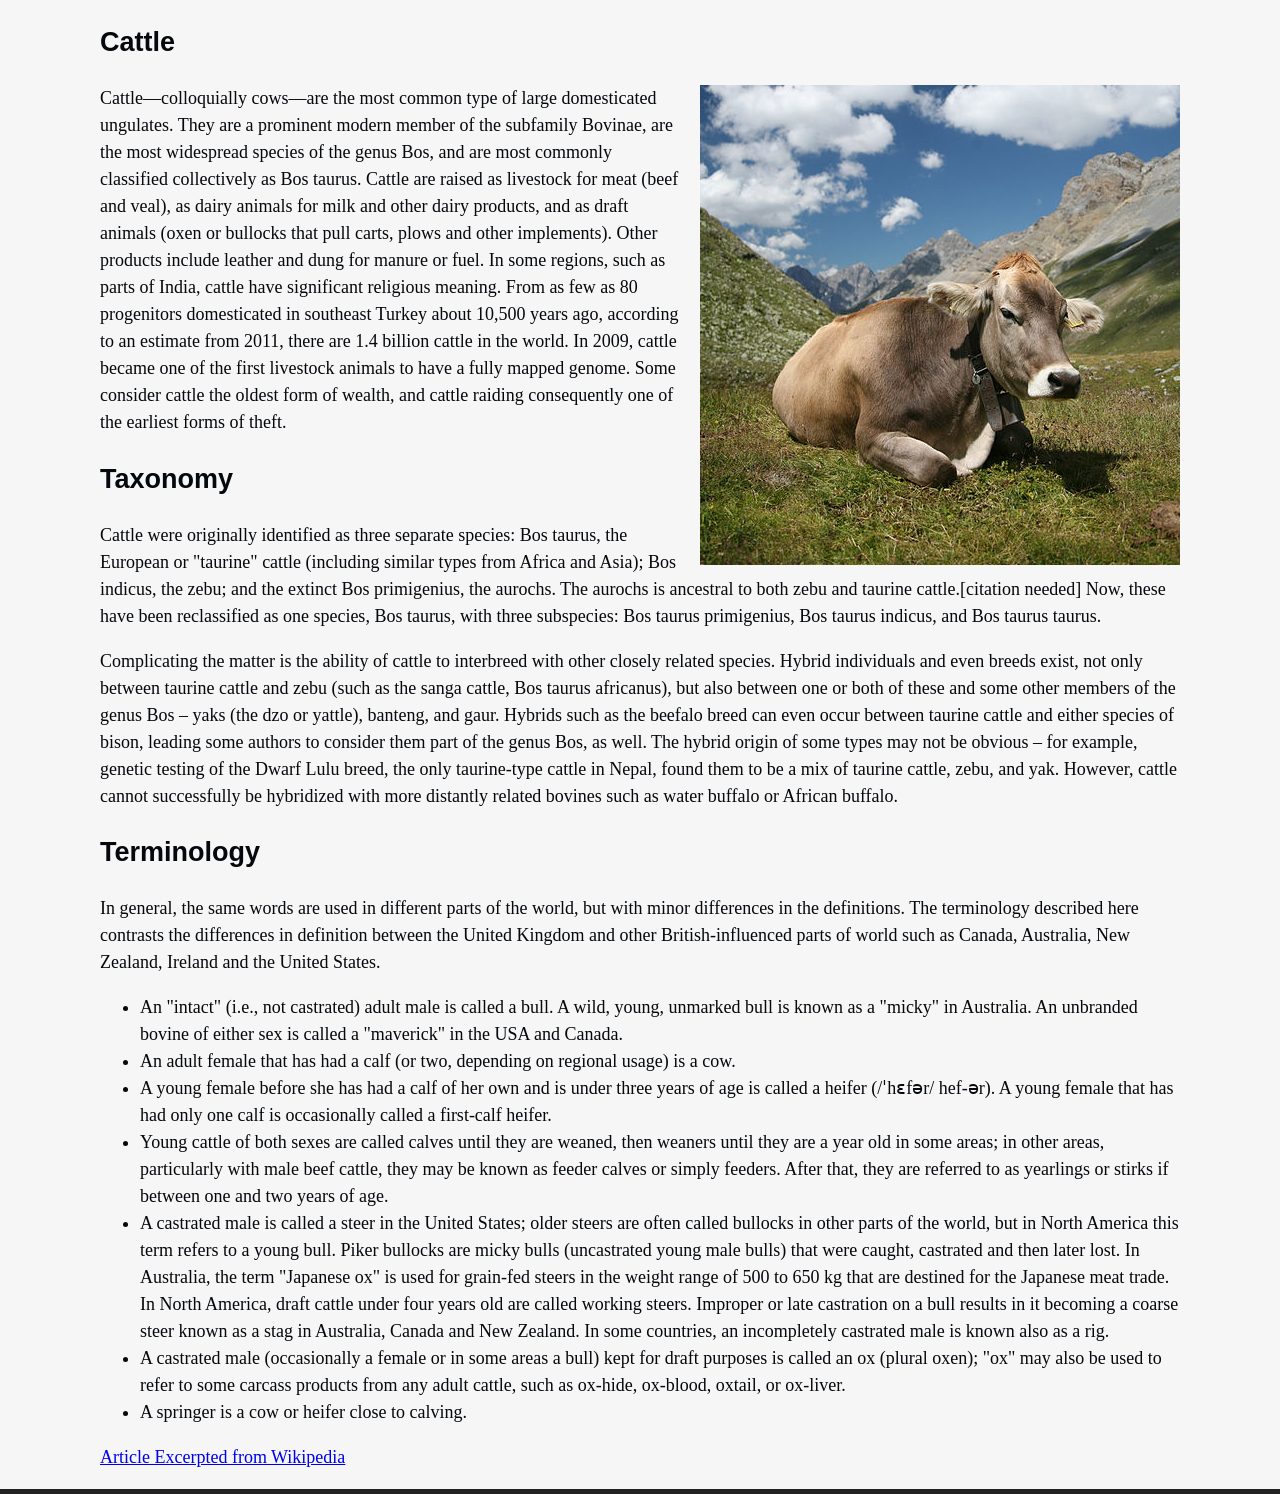
<file: week01/01_bovine/solution/index.html>
<!doctype html>
<html lang="en">

<head>
    <meta charset="utf-8">

    <title>FEWD</title>

    <meta name="viewport" content="width=device-width, initial-scale=1.0, maximum-scale=1.0, user-scalable=no">

    <link rel="stylesheet" href="css/style.css">

</head>
<body>
<article>
<h1>Cattle</h1>

    <img src="images/CH_cow_2_cropped.jpg" alt="Cow" />

<p>Cattle—colloquially cows—are the most common type of large domesticated ungulates. They are a prominent modern member of the subfamily Bovinae, are the most widespread species of the genus Bos, and are most commonly classified collectively as Bos taurus. Cattle are raised as livestock for meat (beef and veal), as dairy animals for milk and other dairy products, and as draft animals (oxen or bullocks that pull carts, plows and other implements). Other products include leather and dung for manure or fuel. In some regions, such as parts of India, cattle have significant religious meaning. From as few as 80 progenitors domesticated in southeast Turkey about 10,500 years ago, according to an estimate from 2011, there are 1.4 billion cattle in the world. In 2009, cattle became one of the first livestock animals to have a fully mapped genome. Some consider cattle the oldest form of wealth, and cattle raiding consequently one of the earliest forms of theft.</p>

<h2>Taxonomy</h2>

<p>Cattle were originally identified as three separate species: Bos taurus, the European or "taurine" cattle (including similar types from Africa and Asia); Bos indicus, the zebu; and the extinct Bos primigenius, the aurochs. The aurochs is ancestral to both zebu and taurine cattle.[citation needed] Now, these have been reclassified as one species, Bos taurus, with three subspecies: Bos taurus primigenius, Bos taurus indicus, and Bos taurus taurus.</p>

<p>Complicating the matter is the ability of cattle to interbreed with other closely related species. Hybrid individuals and even breeds exist, not only between taurine cattle and zebu (such as the sanga cattle, Bos taurus africanus), but also between one or both of these and some other members of the genus Bos – yaks (the dzo or yattle), banteng, and gaur. Hybrids such as the beefalo breed can even occur between taurine cattle and either species of bison, leading some authors to consider them part of the genus Bos, as well. The hybrid origin of some types may not be obvious – for example, genetic testing of the Dwarf Lulu breed, the only taurine-type cattle in Nepal, found them to be a mix of taurine cattle, zebu, and yak. However, cattle cannot successfully be hybridized with more distantly related bovines such as water buffalo or African buffalo.</p>

<h2>Terminology</h2>

<p>In general, the same words are used in different parts of the world, but with minor differences in the definitions. The terminology described here contrasts the differences in definition between the United Kingdom and other British-influenced parts of world such as Canada, Australia, New Zealand, Ireland and the United States.</p>

<ul>
    <li>An "intact" (i.e., not castrated) adult male is called a bull. A wild, young, unmarked bull is known as a "micky" in Australia. An unbranded bovine of either sex is called a "maverick" in the USA and Canada.</li>
    <li>An adult female that has had a calf (or two, depending on regional usage) is a cow.</li>
    <li>A young female before she has had a calf of her own and is under three years of age is called a heifer (/ˈhɛfər/ hef-ər). A young female that has had only one calf is occasionally called a first-calf heifer.</li>
    <li>Young cattle of both sexes are called calves until they are weaned, then weaners until they are a year old in some areas; in other areas, particularly with male beef cattle, they may be known as feeder calves or simply feeders. After that, they are referred to as yearlings or stirks if between one and two years of age.</li>

<li>A castrated male is called a steer in the United States; older steers are often called bullocks in other parts of the world, but in North America this term refers to a young bull. Piker bullocks are micky bulls (uncastrated young male bulls) that were caught, castrated and then later lost. In Australia, the term "Japanese ox" is used for grain-fed steers in the weight range of 500 to 650 kg that are destined for the Japanese meat trade. In North America, draft cattle under four years old are called working steers. Improper or late castration on a bull results in it becoming a coarse steer known as a stag in Australia, Canada and New Zealand. In some countries, an incompletely castrated male is known also as a rig.</li>
    <li>A castrated male (occasionally a female or in some areas a bull) kept for draft purposes is called an ox (plural oxen); "ox" may also be used to refer to some carcass products from any adult cattle, such as ox-hide, ox-blood, oxtail, or ox-liver.</li>
    <li>A springer is a cow or heifer close to calving.</li>
</ul>

    <p><a href="https://en.wikipedia.org/wiki/Cattle/" target="_blank">Article Excerpted from Wikipedia</a></p>

</article>

</body>
</html>
</file>
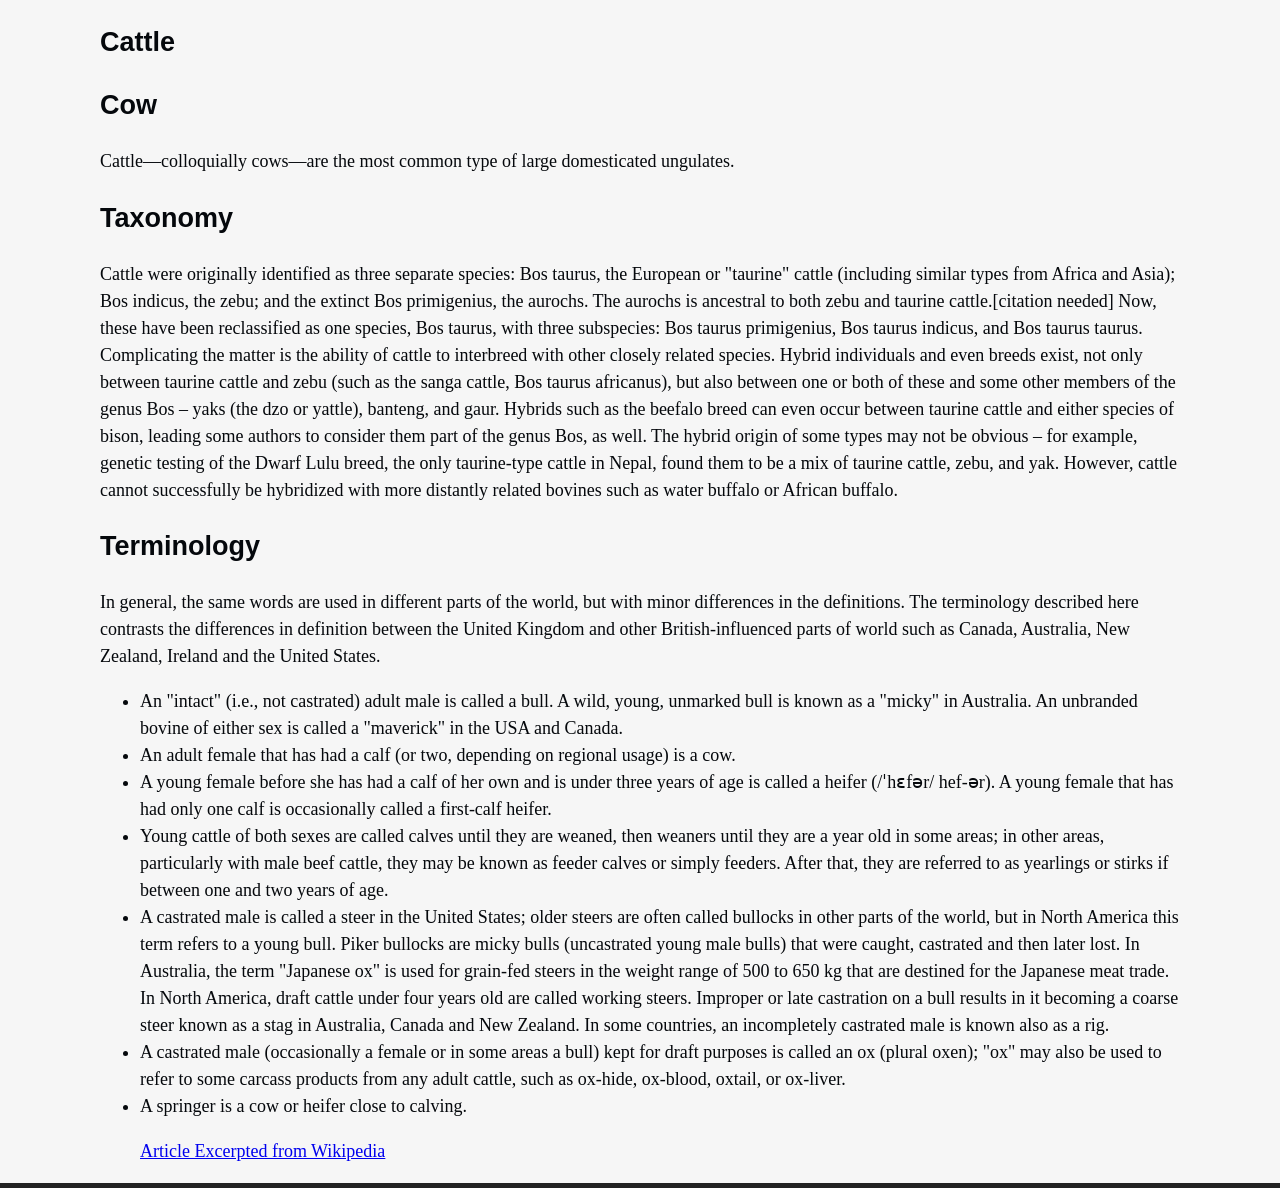
<file: week01/01_bovine/starter_code/index.html>
<!doctype html>
<html lang="en">
<head>
    <meta charset="utf-8">

    <title>Bovine Exercise</title>

    <meta name="viewport" content="width=device-width, initial-scale=1.0, maximum-scale=1.0, user-scalable=no">

    <link rel="stylesheet" href="css/style.css">

</head>
<body>

    <article>
    	<h1>Cattle</h1>
    	<h2>Cow</h2>
    	<p>Cattle—colloquially cows—are the most common type of large domesticated ungulates. </p>
    	<h2>Taxonomy</h2>
    	<p>Cattle were originally identified as three separate species: Bos taurus, the European or "taurine" cattle (including similar types from Africa and Asia); Bos indicus, the zebu; and the extinct Bos primigenius, the aurochs. The aurochs is ancestral to both zebu and taurine cattle.[citation needed] Now, these have been reclassified as one species, Bos taurus, with three subspecies: Bos taurus primigenius, Bos taurus indicus, and Bos taurus taurus.

Complicating the matter is the ability of cattle to interbreed with other closely related species. Hybrid individuals and even breeds exist, not only between taurine cattle and zebu (such as the sanga cattle, Bos taurus africanus), but also between one or both of these and some other members of the genus Bos – yaks (the dzo or yattle), banteng, and gaur. Hybrids such as the beefalo breed can even occur between taurine cattle and either species of bison, leading some authors to consider them part of the genus Bos, as well. The hybrid origin of some types may not be obvious – for example, genetic testing of the Dwarf Lulu breed, the only taurine-type cattle in Nepal, found them to be a mix of taurine cattle, zebu, and yak. However, cattle cannot successfully be hybridized with more distantly related bovines such as water buffalo or African buffalo. </p>

<h2>Terminology</h2>
<p>In general, the same words are used in different parts of the world, but with minor differences in the definitions. The terminology described here contrasts the differences in definition between the United Kingdom and other British-influenced parts of world such as Canada, Australia, New Zealand, Ireland and the United States. </p>
<ul>
	<li>An "intact" (i.e., not castrated) adult male is called a bull. A wild, young, unmarked bull is known as a "micky" in Australia. An unbranded bovine of either sex is called a "maverick" in the USA and Canada. </li>
	<li>An adult female that has had a calf (or two, depending on regional usage) is a cow.</li>
	<li>A young female before she has had a calf of her own and is under three years of age is called a heifer (/ˈhɛfər/ hef-ər). A young female that has had only one calf is occasionally called a first-calf heifer. </li>
	<li>Young cattle of both sexes are called calves until they are weaned, then weaners until they are a year old in some areas; in other areas, particularly with male beef cattle, they may be known as feeder calves or simply feeders. After that, they are referred to as yearlings or stirks if between one and two years of age. </li>
	<li>A castrated male is called a steer in the United States; older steers are often called bullocks in other parts of the world, but in North America this term refers to a young bull. Piker bullocks are micky bulls (uncastrated young male bulls) that were caught, castrated and then later lost. In Australia, the term "Japanese ox" is used for grain-fed steers in the weight range of 500 to 650 kg that are destined for the Japanese meat trade. In North America, draft cattle under four years old are called working steers. Improper or late castration on a bull results in it becoming a coarse steer known as a stag in Australia, Canada and New Zealand. In some countries, an incompletely castrated male is known also as a rig. </li>
	<li>A castrated male (occasionally a female or in some areas a bull) kept for draft purposes is called an ox (plural oxen); "ox" may also be used to refer to some carcass products from any adult cattle, such as ox-hide, ox-blood, oxtail, or ox-liver.</li>
	<li>A springer is a cow or heifer close to calving. </li>
	
	<p><a href="https://en.wikipedia.org/wiki/Cattle">
	Article Excerpted from Wikipedia</a> </p>








    </article>

</body>
</html>
</file>
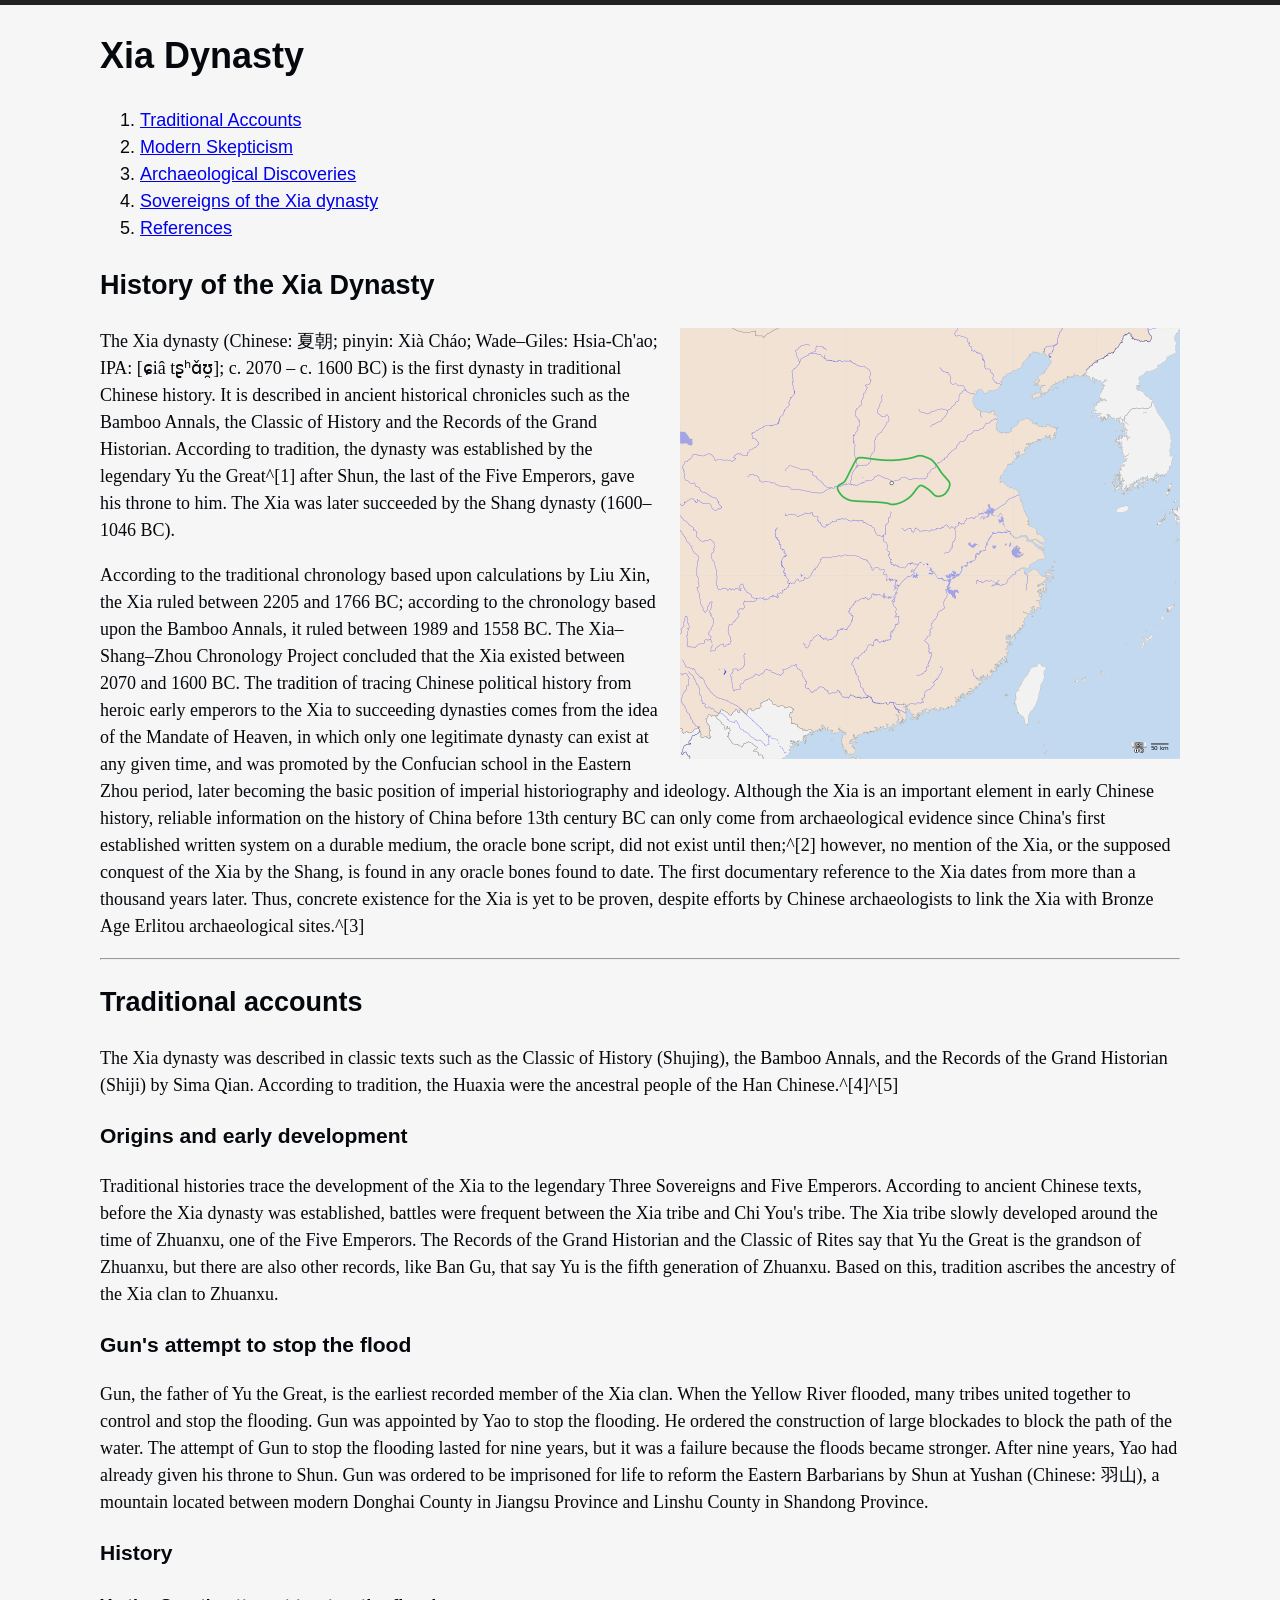
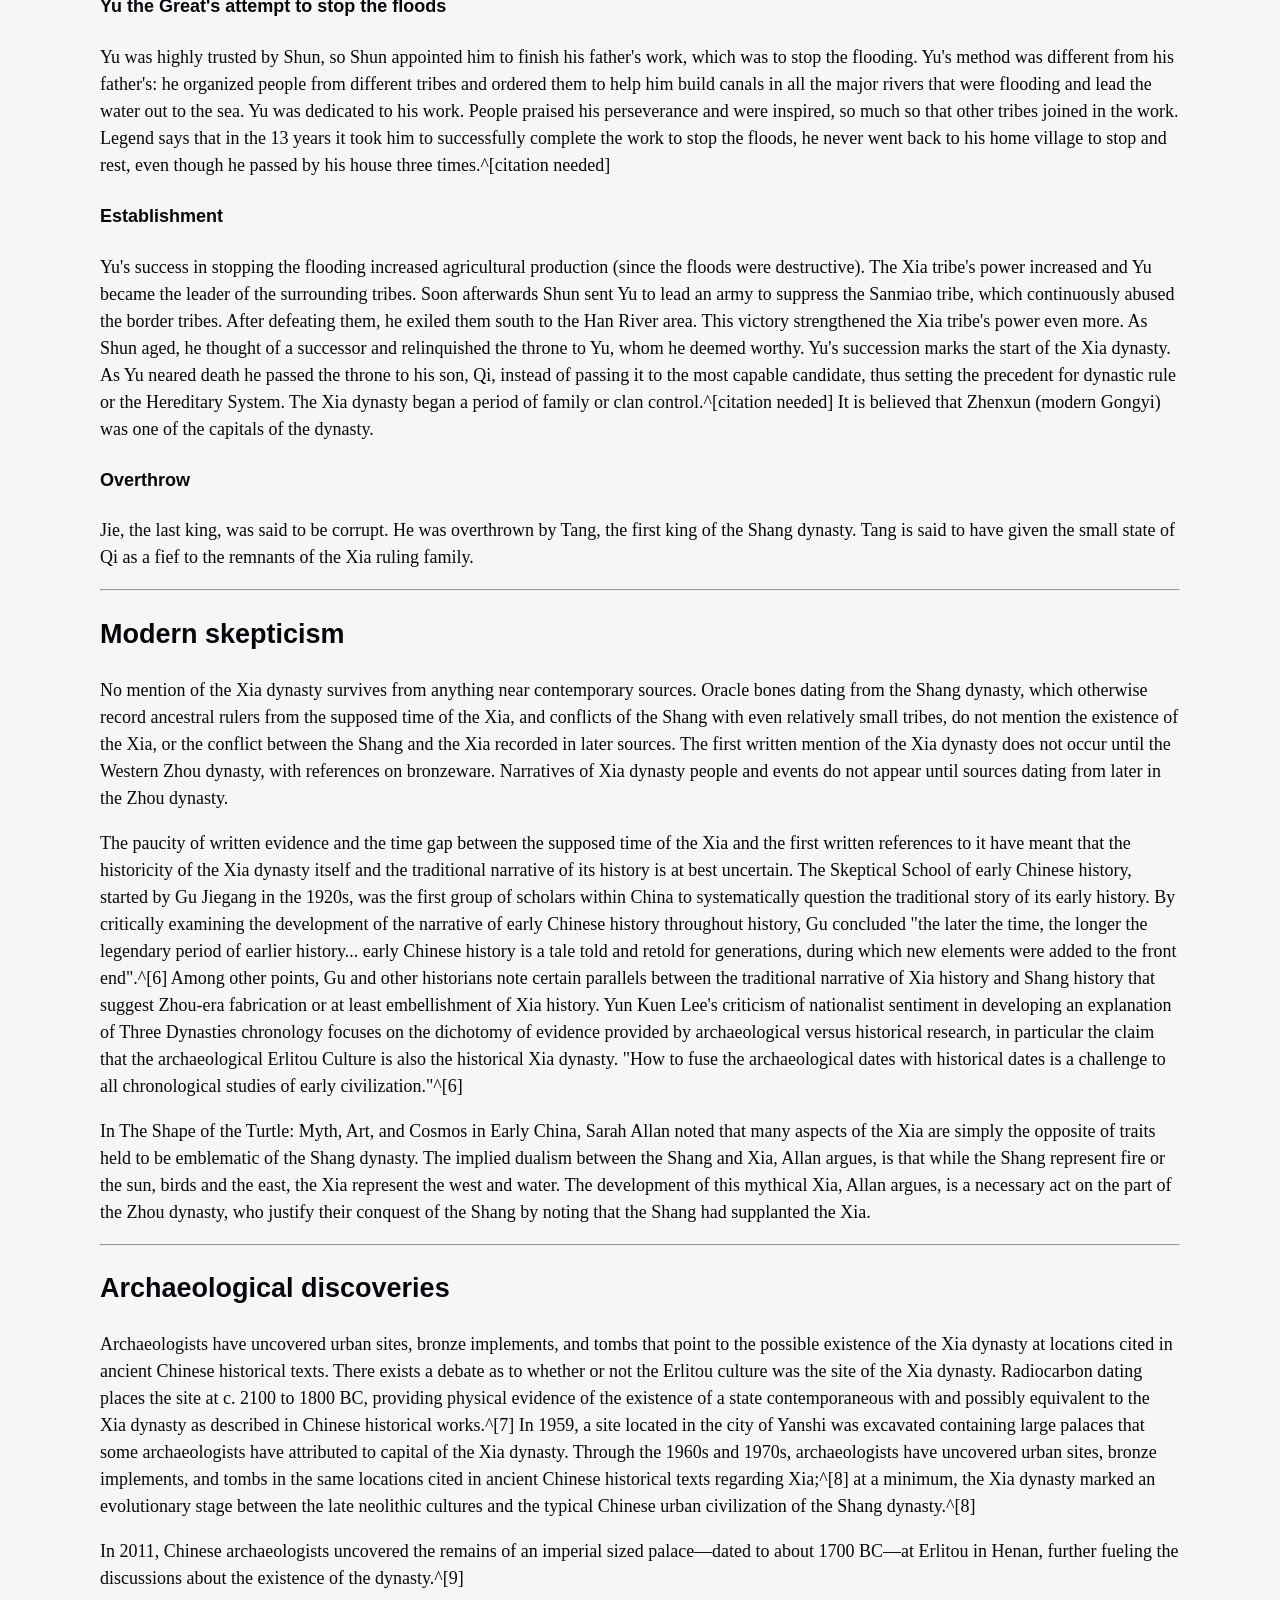
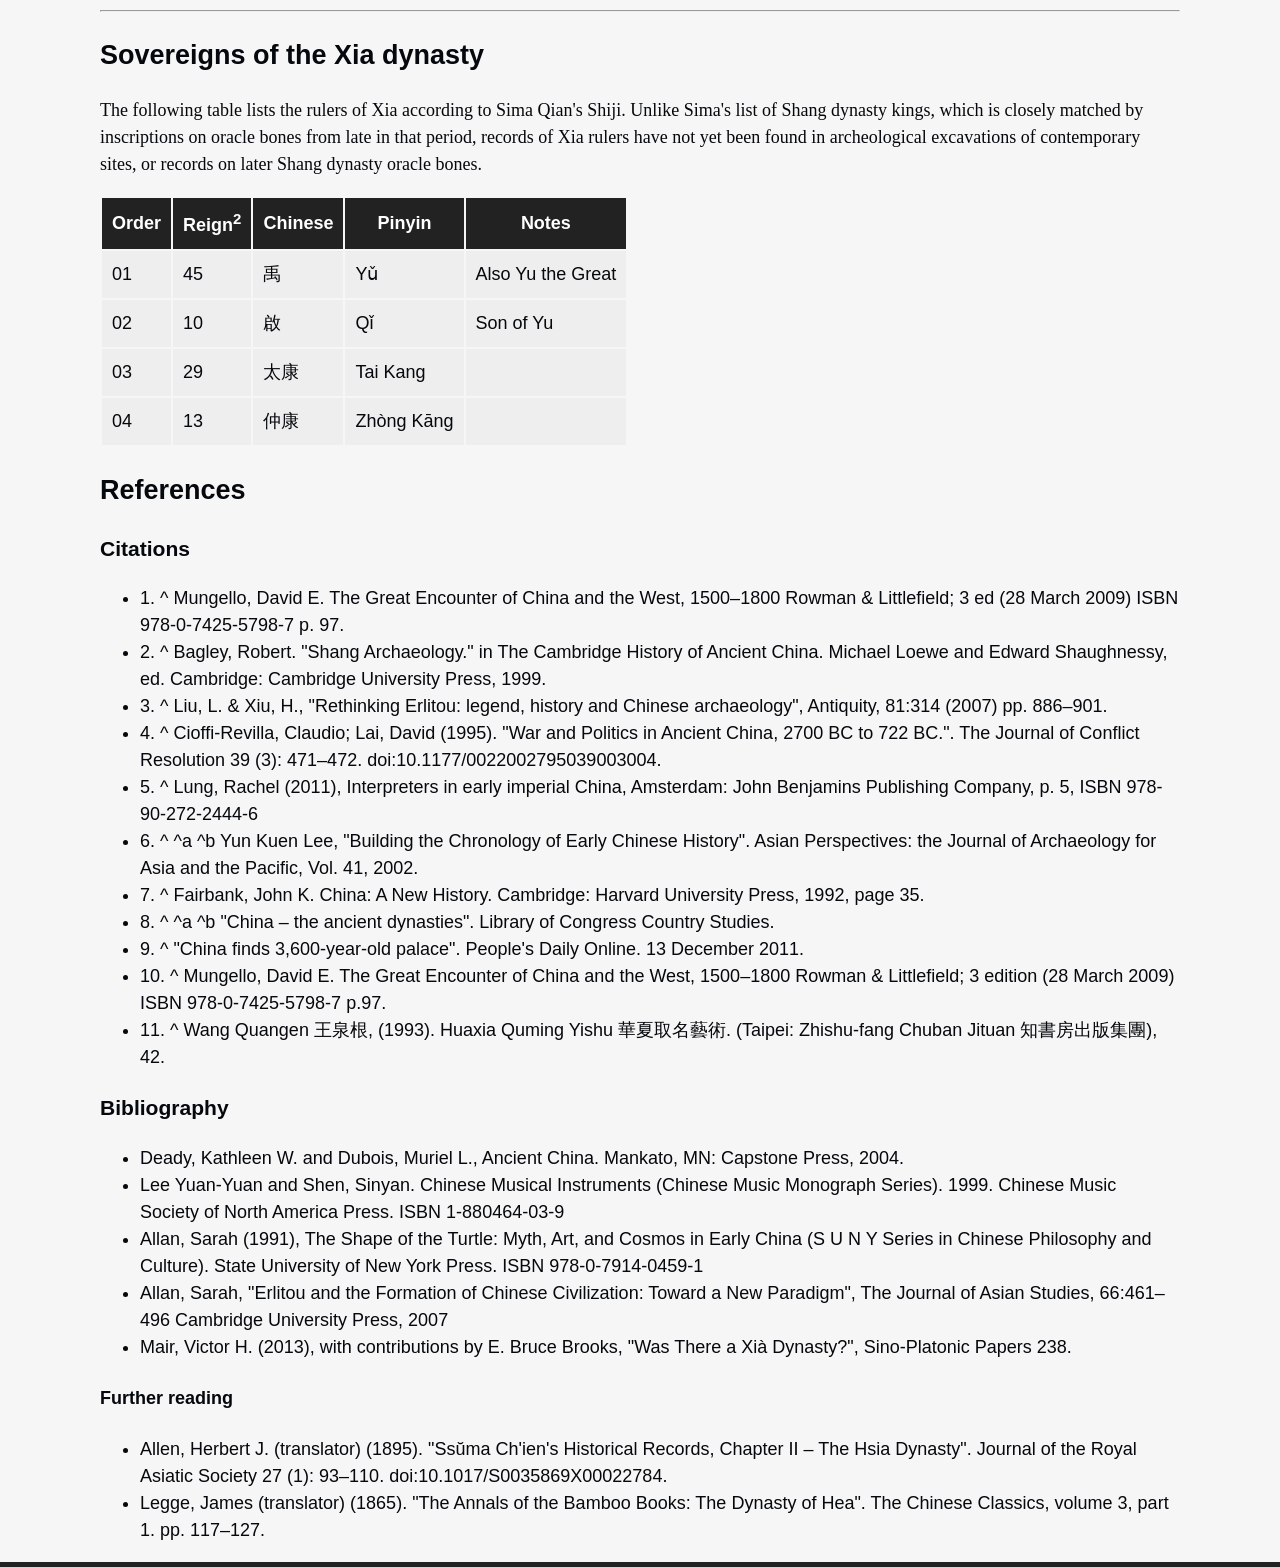
<file: week01/Assignment/solution/index.html>
<!DOCTYPE html>
<html lang="en">
<head>
    <meta charset="utf-8">
    <meta name="description" content="Xia Dynasty summary">

    <title>Xia Dynasty</title>

    <!-- external CSS link -->

    <link rel="stylesheet" href="css/style.css">

</head>
<body>

  <header>
    <h1>Xia Dynasty</h1>

    <nav>
      <ol>
        <li><a href="#accounts">Traditional Accounts</a></li>
        <li><a href="#skepticism">Modern Skepticism</a></li>
        <li><a href="#discoveries">Archaeological Discoveries</a></li>
        <li><a href="#sovereigns">Sovereigns of the Xia dynasty</a></li>
        <li><a href="#references">References</a></li>
      </ol>
    </nav>
    </header>

  <article>
    <h1>History of the Xia Dynasty</h1>

    <p><img src="images/xia_dynasty.png" alt="Xia Dynasty Map">The Xia dynasty (Chinese: 夏朝; pinyin: Xià Cháo; Wade–Giles: Hsia-Ch'ao; IPA: [ɕiâ tʂʰɑ̌ʊ̯]; c. 2070 – c. 1600 BC) is the first dynasty in traditional Chinese history. It is described in ancient historical chronicles such as the Bamboo Annals, the Classic of History and the Records of the Grand Historian. According to tradition, the dynasty was established by the legendary Yu the Great^[1] after Shun, the last of the Five Emperors, gave his throne to him. The Xia was later succeeded by the Shang dynasty (1600–1046 BC).</p>

    <p>According to the traditional chronology based upon calculations by Liu Xin, the Xia ruled between 2205 and 1766 BC; according to the chronology based upon the Bamboo Annals, it ruled between 1989 and 1558 BC. The Xia–Shang–Zhou Chronology Project concluded that the Xia existed between 2070 and 1600 BC. The tradition of tracing Chinese political history from heroic early emperors to the Xia to succeeding dynasties comes from the idea of the Mandate of Heaven, in which only one legitimate dynasty can exist at any given time, and was promoted by the Confucian school in the Eastern Zhou period, later becoming the basic position of imperial historiography and ideology. Although the Xia is an important element in early Chinese history, reliable information on the history of China before 13th century BC can only come from archaeological evidence since China's first established written system on a durable medium, the oracle bone script, did not exist until then;^[2] however, no mention of the Xia, or the supposed conquest of the Xia by the Shang, is found in any oracle bones found to date. The first documentary reference to the Xia dates from more than a thousand years later. Thus, concrete existence for the Xia is yet to be proven, despite efforts by Chinese archaeologists to link the Xia with Bronze Age Erlitou archaeological sites.^[3]</p>

    <hr>

    <h2 id="accounts">Traditional accounts</h2>

    <p>The Xia dynasty was described in classic texts such as the Classic of History (Shujing), the Bamboo Annals, and the Records of the Grand Historian (Shiji) by Sima Qian. According to tradition, the Huaxia were the ancestral people of the Han Chinese.^[4]^[5]</p>

    <h3>Origins and early development</h3>

    <p>Traditional histories trace the development of the Xia to the legendary Three Sovereigns and Five Emperors. According to ancient Chinese texts, before the Xia dynasty was established, battles were frequent between the Xia tribe and Chi You's tribe. The Xia tribe slowly developed around the time of Zhuanxu, one of the Five Emperors. The Records of the Grand Historian and the Classic of Rites say that Yu the Great is the grandson of Zhuanxu, but there are also other records, like Ban Gu, that say Yu is the fifth generation of Zhuanxu. Based on this, tradition ascribes the ancestry of the Xia clan to Zhuanxu.</p>

    <h3>Gun's attempt to stop the flood</h3>

    <p>Gun, the father of Yu the Great, is the earliest recorded member of the Xia clan. When the Yellow River flooded, many tribes united together to control and stop the flooding. Gun was appointed by Yao to stop the flooding. He ordered the construction of large blockades to block the path of the water. The attempt of Gun to stop the flooding lasted for nine years, but it was a failure because the floods became stronger. After nine years, Yao had already given his throne to Shun. Gun was ordered to be imprisoned for life to reform the Eastern Barbarians by Shun at Yushan (Chinese: 羽山), a mountain located between modern Donghai County in Jiangsu Province and Linshu County in Shandong Province.</p>

    <h3>History</h3>

    <h4>Yu the Great's attempt to stop the floods</h4>

    <p>Yu was highly trusted by Shun, so Shun appointed him to finish his father's work, which was to stop the flooding. Yu's method was different from his father's: he organized people from different tribes and ordered them to help him build canals in all the major rivers that were flooding and lead the water out to the sea. Yu was dedicated to his work. People praised his perseverance and were inspired, so much so that other tribes joined in the work. Legend says that in the 13 years it took him to successfully complete the work to stop the floods, he never went back to his home village to stop and rest, even though he passed by his house three times.^[citation needed]</p>

    <h4>Establishment</h4>

    <p>Yu's success in stopping the flooding increased agricultural production (since the floods were destructive). The Xia tribe's power increased and Yu became the leader of the surrounding tribes. Soon afterwards Shun sent Yu to lead an army to suppress the Sanmiao tribe, which continuously abused the border tribes. After defeating them, he exiled them south to the Han River area. This victory strengthened the Xia tribe's power even more. As Shun aged, he thought of a successor and relinquished the throne to Yu, whom he deemed worthy. Yu's succession marks the start of the Xia dynasty. As Yu neared death he passed the throne to his son, Qi, instead of passing it to the most capable candidate, thus setting the precedent for dynastic rule or the Hereditary System. The Xia dynasty began a period of family or clan control.^[citation needed] It is believed that Zhenxun (modern Gongyi) was one of the capitals of the dynasty.</p>

    <h4>Overthrow</h4>

    <p>Jie, the last king, was said to be corrupt. He was overthrown by Tang, the first king of the Shang dynasty. Tang is said to have given the small state of Qi as a fief to the remnants of the Xia ruling family.</p>

    <hr>

    <h2 id="skepticism">Modern skepticism</h2>

    <p>No mention of the Xia dynasty survives from anything near contemporary sources. Oracle bones dating from the Shang dynasty, which otherwise record ancestral rulers from the supposed time of the Xia, and conflicts of the Shang with even relatively small tribes, do not mention the existence of the Xia, or the conflict between the Shang and the Xia recorded in later sources. The first written mention of the Xia dynasty does not occur until the Western Zhou dynasty, with references on bronzeware. Narratives of Xia dynasty people and events do not appear until sources dating from later in the Zhou dynasty.</p>

    <p>The paucity of written evidence and the time gap between the supposed time of the Xia and the first written references to it have meant that the historicity of the Xia dynasty itself and the traditional narrative of its history is at best uncertain. The Skeptical School of early Chinese history, started by Gu Jiegang in the 1920s, was the first group of scholars within China to systematically question the traditional story of its early history. By critically examining the development of the narrative of early Chinese history throughout history, Gu concluded "the later the time, the longer the legendary period of earlier history... early Chinese history is a tale told and retold for generations, during which new elements were added to the front end".^[6] Among other points, Gu and other historians note certain parallels between the traditional narrative of Xia history and Shang history that suggest Zhou-era fabrication or at least embellishment of Xia history. Yun Kuen Lee's criticism of nationalist sentiment in developing an explanation of Three Dynasties chronology focuses on the dichotomy of evidence provided by archaeological versus historical research, in particular the claim that the archaeological Erlitou Culture is also the historical Xia dynasty. "How to fuse the archaeological dates with historical dates is a challenge to all chronological studies of early civilization."^[6]</p>

    <p>In The Shape of the Turtle: Myth, Art, and Cosmos in Early China, Sarah Allan noted that many aspects of the Xia are simply the opposite of traits held to be emblematic of the Shang dynasty. The implied dualism between the Shang and Xia, Allan argues, is that while the Shang represent fire or the sun, birds and the east, the Xia represent the west and water. The development of this mythical Xia, Allan argues, is a necessary act on the part of the Zhou dynasty, who justify their conquest of the Shang by noting that the Shang had supplanted the Xia.</p>

    <hr>

    <h2 id="discoveries">Archaeological discoveries</h2>

    <p>Archaeologists have uncovered urban sites, bronze implements, and tombs that point to the possible existence of the Xia dynasty at locations cited in ancient Chinese historical texts. There exists a debate as to whether or not the Erlitou culture was the site of the Xia dynasty. Radiocarbon dating places the site at c. 2100 to 1800 BC, providing physical evidence of the existence of a state contemporaneous with and possibly equivalent to the Xia dynasty as described in Chinese historical works.^[7] In 1959, a site located in the city of Yanshi was excavated containing large palaces that some archaeologists have attributed to capital of the Xia dynasty. Through the 1960s and 1970s, archaeologists have uncovered urban sites, bronze implements, and tombs in the same locations cited in ancient Chinese historical texts regarding Xia;^[8] at a minimum, the Xia dynasty marked an evolutionary stage between the late neolithic cultures and the typical Chinese urban civilization of the Shang dynasty.^[8]</p>

    <p>In 2011, Chinese archaeologists uncovered the remains of an imperial sized palace—dated to about 1700 BC—at Erlitou in Henan, further fueling the discussions about the existence of the dynasty.^[9]</p>

    <hr>

    <h2 id="sovereigns">Sovereigns of the Xia dynasty</h2>

    <p>The following table lists the rulers of Xia according to Sima Qian's Shiji. Unlike Sima's list of Shang dynasty kings, which is closely matched by inscriptions on oracle bones from late in that period, records of Xia rulers have not yet been found in archeological excavations of contemporary sites, or records on later Shang dynasty oracle bones.</p>

    <table>
        <tr>
            <th>Order</th>
            <th>Reign<sup>2</sup></th>
            <th>Chinese</th>
            <th>Pinyin</th>
            <th>Notes</th>
        </tr>
        <tr>
            <td>01</td>
            <td>45</td>
            <td>禹</td>
            <td>Yǔ</td>
            <td>Also Yu the Great</td>
        </tr>
        <tr>
            <td>02</td>
            <td>10</td>
            <td>啟</td>
            <td>Qǐ</td>
            <td>Son of Yu</td>
        </tr>
        <tr>
            <td>03</td>
            <td>29</td>
            <td>太康</td>
            <td>Tai Kang</td>
            <td>&nbsp;</td>
        </tr>
        <tr>
            <td>04</td>
            <td>13</td>
            <td>仲康</td>
            <td>Zhòng Kāng</td>
            <td>&nbsp;</td>
        </tr>
    </table>

    <h2 id="references">References</h2>

    <h3>Citations</h3>

    <ul>
        <li>1. ^ Mungello, David E. The Great Encounter of China and the West, 1500–1800 Rowman & Littlefield; 3 ed (28 March 2009) ISBN 978-0-7425-5798-7 p. 97.</li>
        <li>2. ^ Bagley, Robert. "Shang Archaeology." in The Cambridge History of Ancient China. Michael Loewe and Edward Shaughnessy, ed. Cambridge: Cambridge University Press, 1999.</li>
        <li>3. ^ Liu, L. & Xiu, H., "Rethinking Erlitou: legend, history and Chinese archaeology", Antiquity, 81:314 (2007) pp. 886–901.</li>
        <li>4. ^ Cioffi-Revilla, Claudio; Lai, David (1995). "War and Politics in Ancient China, 2700 BC to 722 BC.". The Journal of Conflict Resolution 39 (3): 471–472. doi:10.1177/0022002795039003004.</li>
        <li>5. ^ Lung, Rachel (2011), Interpreters in early imperial China, Amsterdam: John Benjamins Publishing Company, p. 5, ISBN 978-90-272-2444-6</li>
        <li>6. ^ ^a ^b Yun Kuen Lee, "Building the Chronology of Early Chinese History". Asian Perspectives: the Journal of Archaeology for Asia and the Pacific, Vol. 41, 2002.</li>
        <li>7. ^ Fairbank, John K. China: A New History. Cambridge: Harvard University Press, 1992, page 35.</li>
        <li>8. ^ ^a ^b "China – the ancient dynasties". Library of Congress Country Studies.</li>
        <li>9. ^ "China finds 3,600-year-old palace". People's Daily Online. 13 December 2011.</li>
        <li>10. ^ Mungello, David E. The Great Encounter of China and the West, 1500–1800 Rowman & Littlefield; 3 edition (28 March 2009) ISBN 978-0-7425-5798-7 p.97.</li>
        <li>11. ^ Wang Quangen 王泉根, (1993). Huaxia Quming Yishu 華夏取名藝術. (Taipei: Zhishu-fang Chuban Jituan 知書房出版集團), 42.</li>
    </ul>

    <h3>Bibliography</h3>

    <ul>
        <li>Deady, Kathleen W. and Dubois, Muriel L., Ancient China. Mankato, MN: Capstone Press, 2004.</li>
        <li>Lee Yuan-Yuan and Shen, Sinyan. Chinese Musical Instruments (Chinese Music Monograph Series). 1999. Chinese Music Society of North America Press. ISBN 1-880464-03-9</li>
        <li>Allan, Sarah (1991), The Shape of the Turtle: Myth, Art, and Cosmos in Early China (S U N Y Series in Chinese Philosophy and Culture). State University of New York Press. ISBN 978-0-7914-0459-1</li>
        <li>Allan, Sarah, "Erlitou and the Formation of Chinese Civilization: Toward a New Paradigm", The Journal of Asian Studies, 66:461–496 Cambridge University Press, 2007</li>
        <li>Mair, Victor H. (2013), with contributions by E. Bruce Brooks, "Was There a Xià Dynasty?", Sino-Platonic Papers 238.</li>
    </ul>

    <h4>Further reading</h4>

    <ul>
      <li>Allen, Herbert J. (translator) (1895). "Ssŭma Ch'ien's Historical Records, Chapter II – The Hsia Dynasty". Journal of the Royal Asiatic Society 27 (1): 93–110. doi:10.1017/S0035869X00022784.</li>
      <li>Legge, James (translator) (1865). "The Annals of the Bamboo Books: The Dynasty of Hea". The Chinese Classics, volume 3, part 1. pp. 117–127.</li>
    </ul>

  </article>

</body>
</html>
</file>
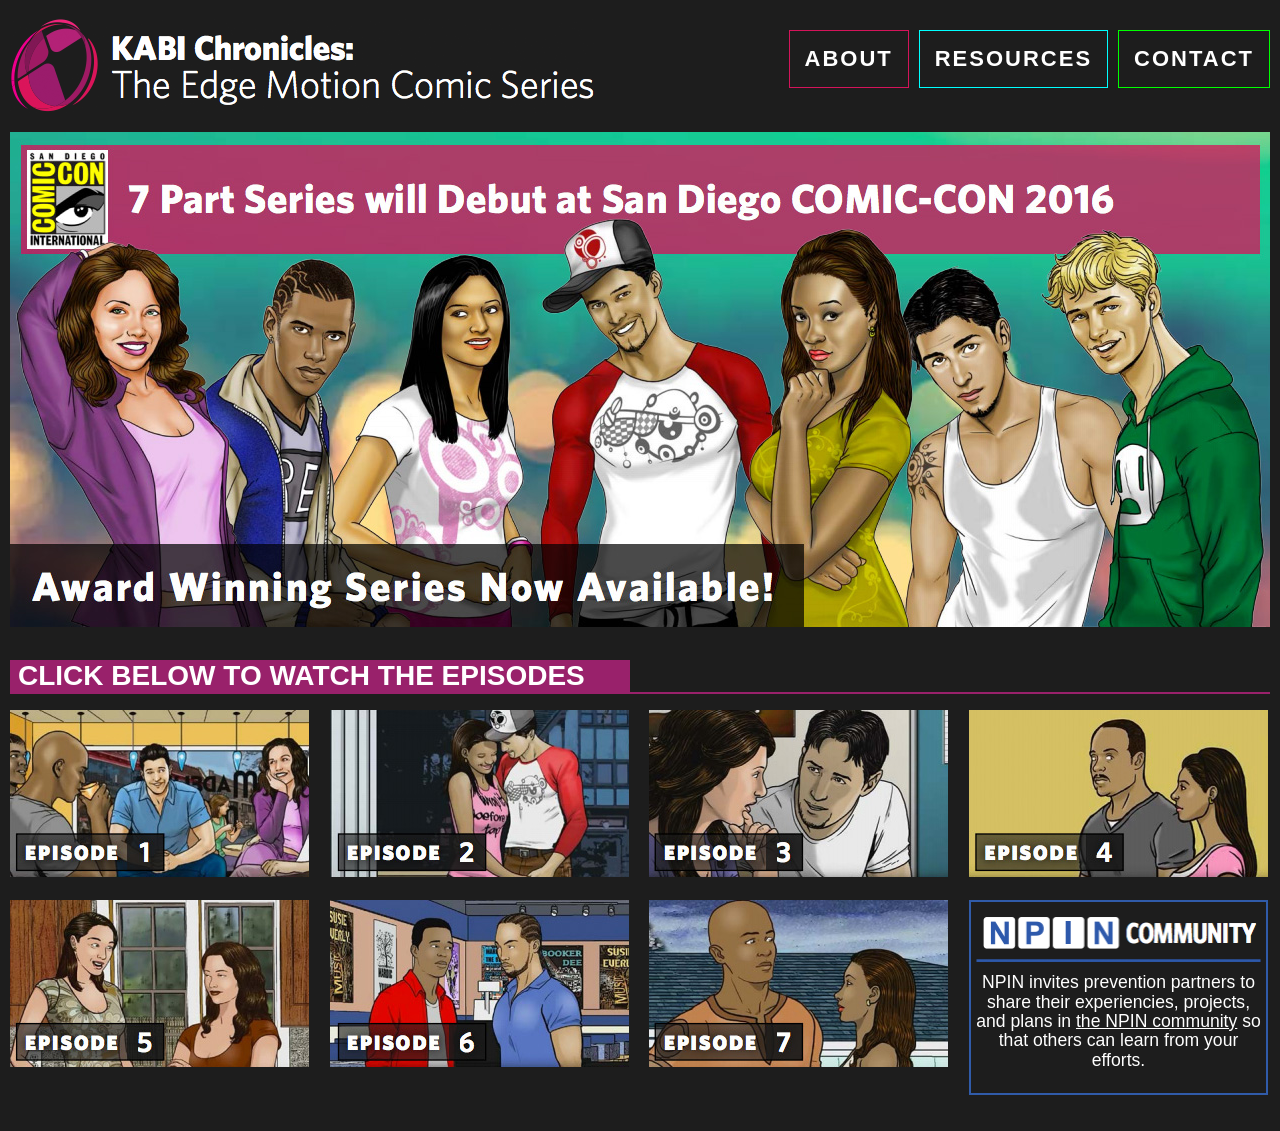
<file: Week_03_Layout/06_HTML_CSS_Lab/kabi_solution/index.html>
<!DOCTYPE html>
<html lang="en">
<head>
  <meta charset="UTF-8">
  <meta name="viewport" content="width=device-width, initial-scale=1.0, user-scalable=0, minimum-scale=1.0, maximum-scale=1.0" />
	<meta name="apple-mobile-web-app-capable" content="yes" />
	<meta name="apple-mobile-web-app-status-bar-style" content="white" />
  <title>KABI Chronicles: The Edge Motion Comic Series</title>
  <link rel="stylesheet" href="css/normalize.css">
  <link rel="stylesheet" type="text/css" href="https://cloud.typography.com/7167134/7052352/css/fonts.css" />
  <link rel="stylesheet" href="css/styles.css">
</head>
<body>

  <div class="wrapper">
    <header>
      <div class="logo">
        <h1><a href="index.html"><img src="images/logo.png" alt="KABI Chronicles: The Edge Motion Comic Series"></a></h1>
      </div>
      <nav class="topnav">
        <ul>
          <li class="topnav_about"><a href="about.html">About</a></li>
          <li class="topnav_resources"><a href="resources.html">Resources</a></li>
          <li class="topnav_contact"><a href="https://npin.cdc.gov/pages/contact-us">Contact</a></li>
        </ul>
      </nav>
    </header>

    <main>
      <section>
        <div class="hero">
          <img src="images/hero.jpg" alt="7 Part Series will Debut at San Diego COMIC-CON 2016. Award Winning Series Now Available!">
        </div>
      </section>

      <section class="clearfix">
        <div class="episodes">
          <h1>Click Below to Watch the Episodes</h1>
        </div>
        <div class="episodes_list">
          <ul class="clearfix">
            <li class="episodes_01"><a href="https://youtu.be/XX_TdOS6V40" target="_blank"><img src="images/thumb_ep01.jpg" alt="Episode 1"></a></li>
            <li class="episodes_02"><a href="https://youtu.be/gEO7AJZF7Y8" target="_blank"><img src="images/thumb_ep02.jpg" alt="Episode 2"></a></li>
            <li class="episodes_03"><a href="https://youtu.be/odcHq75jLRE" target="_blank"><img src="images/thumb_ep03.jpg" alt="Episode 3"></a></li>
            <li class="episodes_04"><a href="https://youtu.be/OwA7EneIqtc" target="_blank"><img src="images/thumb_ep04.jpg" alt="Episode 4"></a></li>
            <li class="episodes_05"><a href="https://youtu.be/V4lr23YN2Kk" target="_blank"><img src="images/thumb_ep05.jpg" alt="Episode 5"></a></li>
            <li class="episodes_06"><a href="https://youtu.be/lFHVkcvPHNw" target="_blank"><img src="images/thumb_ep06.jpg" alt="Episode 6"></a></li>
            <li class="episodes_07"><a href="https://youtu.be/Q0XBGQThX-o" target="_blank"><img src="images/thumb_ep07.jpg" alt="Episode 7"></a></li>
            <li class="episodes_community">
              <h2><img src="images/hdr_npin_community.png" alt="NPIN Community"></h2>
              <p>NPIN invites prevention partners to share their experiencies, projects, and plans in <a href="#" target="_blank">the NPIN community</a> so that others can learn from your efforts.</p>
            </li>
          </ul>
        </div>
      </section>
    </main>

  </div>

</body>
</html>
</file>
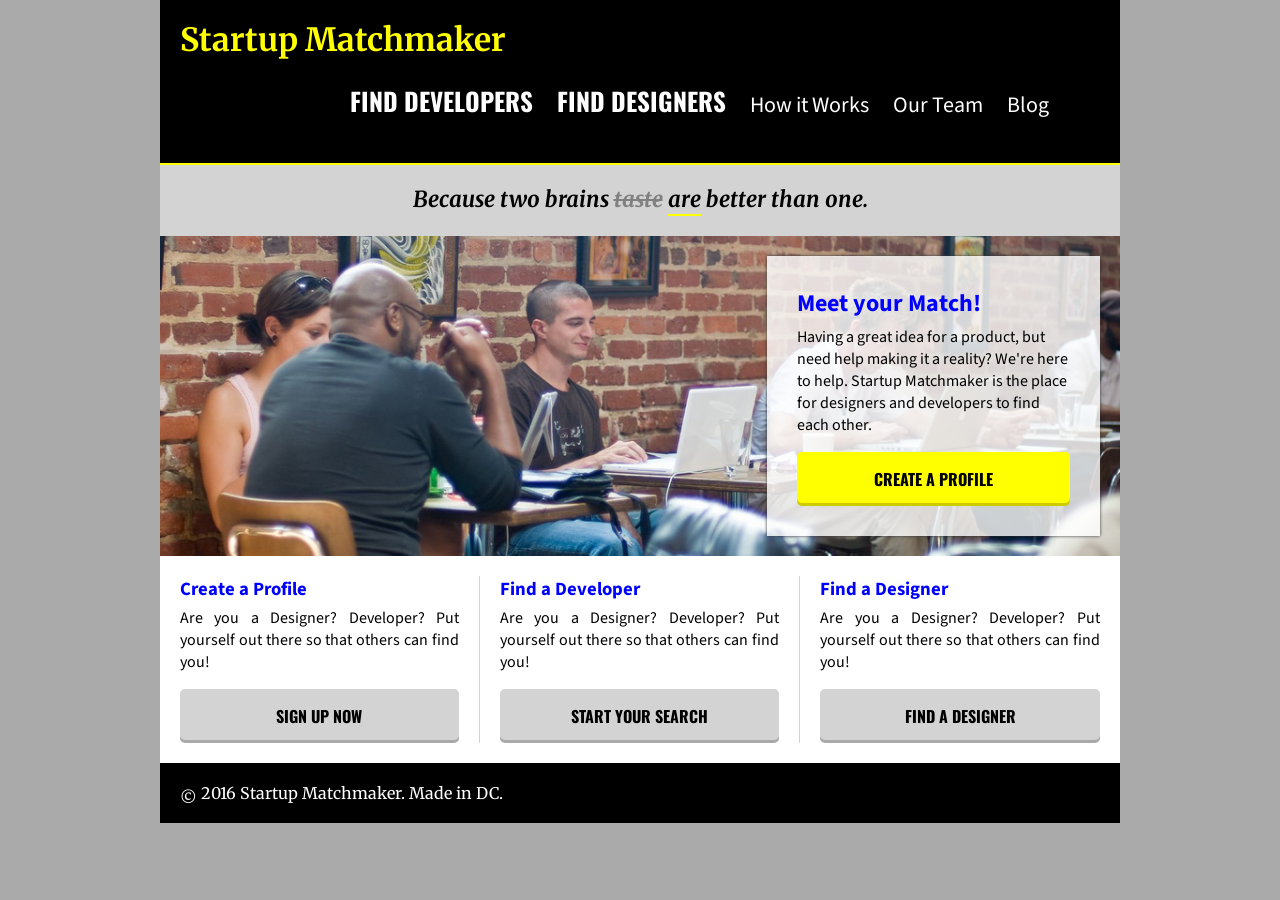
<file: Week_03_Layout/06_HTML_CSS_Lab/solution/index.html>
<!DOCTYPE html>
<html>
    <head>
        <meta charset="utf-8">
        <meta http-equiv="X-UA-Compatible" content="IE=edge">
        <title>Startup Matchmaker | Startup Matchmaker</title>
        <meta name="description" content="Having a great idea for a product, but need help making it a reality? We're here to help. Startup Matchmaker is the place for designers and developers to find each other.">
        <link href='http://fonts.googleapis.com/css?family=Oswald:400,700' rel='stylesheet' type='text/css'>
        <link href='http://fonts.googleapis.com/css?family=Merriweather:400,700,700italic,400italic' rel='stylesheet' type='text/css'>
        <link href='http://fonts.googleapis.com/css?family=Source+Sans+Pro:400,700,400italic,700italic' rel='stylesheet' type='text/css'>
        <link rel="stylesheet" href="css/normalize.css">
        <link rel="stylesheet" href="css/main.css">
    </head>
    <body>

        <div class="container">

            <!-- Site Header -->
            <header class="site-header clearfix">
                <h1 class="logo"><a href="/">Startup Matchmaker</a></h1>
                <nav class="navigation">
                    <ul class="main-nav horizontal-nav">
                        <li><a href="#"><strong>Find Developers</strong></a></li>
                        <li><a href="#"><strong>Find Designers</strong></a></li>
                        <li><a href="#">How it Works</a></li>
                        <li><a href="#">Our Team</a></li>
                        <li><a href="#">Blog</a></li>
                    </ul>
                </nav>
            </header>


            <!-- Tagline -->
            <div class="tagline">
                Because two brains <del>taste</del> <ins>are</ins> better than one.
            </div>

            <!-- Hero -->
            <section class="hero clearfix">
                <div class="hero-block">
                    <h2 class="block-heading">Meet your Match!</h2>
                    <p class="block-copy">Having a great idea for a product, but need help making it a reality? We're here to help. Startup Matchmaker is the place for designers and developers to find each other.</p>
                    <a class="btn btn-hero" href="#">Create a Profile</a>
                </div>
            </section>

            <!-- Blocks -->
            <section class="block-group clearfix">
                <div class="block">
                    <h3 class="block-heading">Create a Profile</h3>
                    <p class="block-copy">Are you a Designer? Developer? Put yourself out there so that others can find you!</p>
                    <a class="btn btn-block" href="#">Sign up Now</a>
                </div>

                <div class="block">
                    <h3 class="block-heading">Find a Developer</h3>
                    <p class="block-copy">Are you a Designer? Developer? Put yourself out there so that others can find you!</p>
                    <a class="btn btn-block" href="#">Start Your Search</a>

                </div>

                <div class="block">
                    <h3 class="block-heading">Find a Designer</h3>
                    <p class="block-copy">Are you a Designer? Developer? Put yourself out there so that others can find you!</p>
                    <a class="btn btn-block" href="#">Find a Designer</a>
                </div>

            </section>

            <!-- Footer -->
            <footer class="copyright">
                <span class="line-up">&copy;</span> 2016 Startup Matchmaker. Made in DC.
            </footer>

        </div> <!-- /container -->

    </body>
</html>
</file>
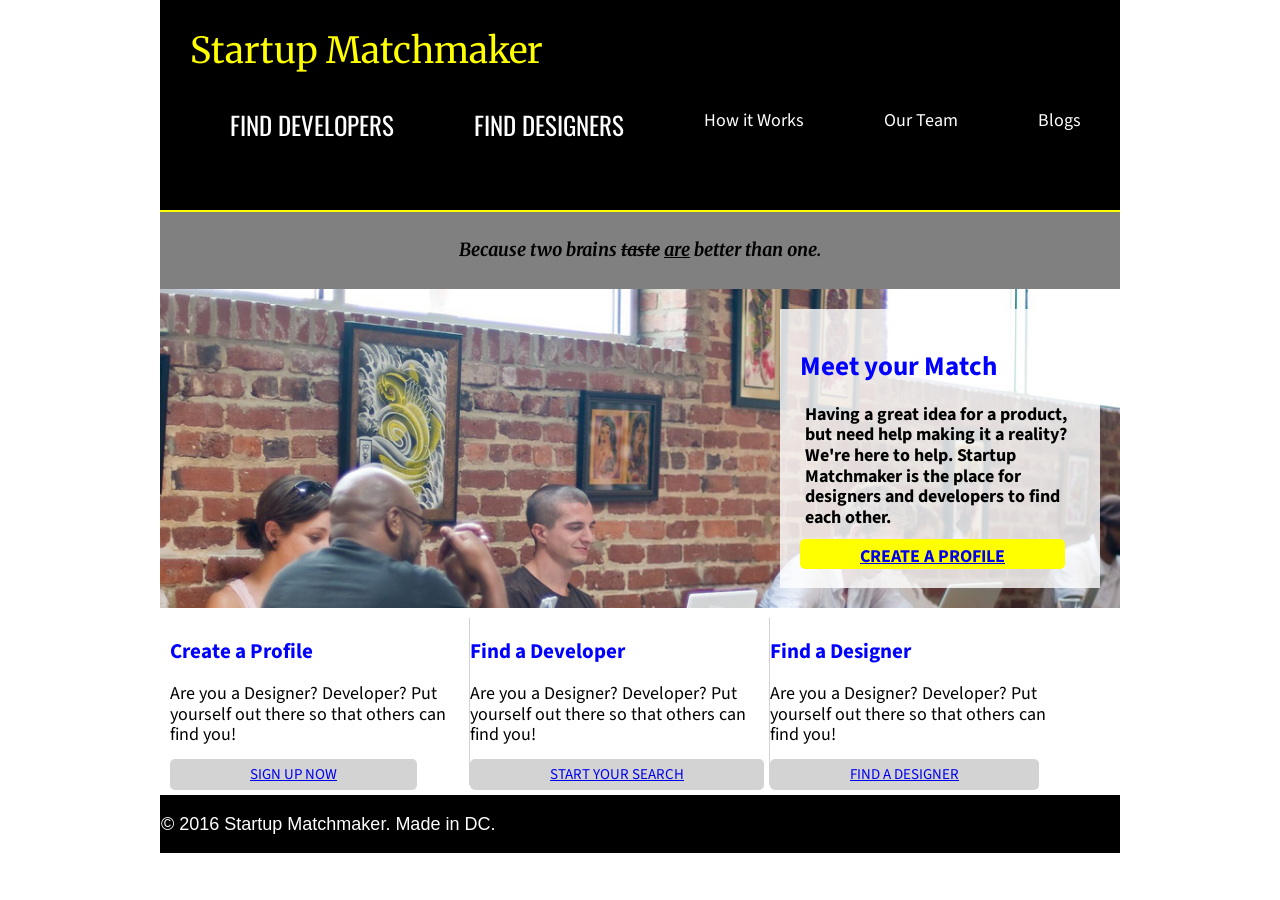
<file: Week_03_Layout/06_HTML_CSS_Lab/starter_code/index.html>
<!DOCTYPE html>
<html lang="en-us">
<head>
	<meta charset="utf-8">
	<title>Startup</title>
	<link rel="stylesheet" href="css/normalize.css">
	<link href="https://fonts.googleapis.com/css?family=Merriweather|Oswald|Source+Sans+Pro" rel="stylesheet">	
	<link rel="stylesheet" href="css/main.css">
</head>
<body>

<div class="wrapper">
	<header class="startup clearfix">
		<h1 class="title">
			<a href="#">Startup Matchmaker</a>
		</h1>
		<nav class="clearfix">
			<ul class="primary-nav clearfix">
				<li class="bignav"><a href="#">Find Developers</a></li>
				<li class="bignav"><a href="#">Find Designers</a></li>
				<li><a href="#">How it Works</a></li>
				<li><a href="#">Our Team</a></li>
				<li><a href="#">Blogs</a></li>
			</ul>
		</nav>
	</header>

	<section class="subhead">
		<p>Because two brains <del>taste</del> <ins>are</ins> better than one.</p>

	</section>

	<section class="backimage clearfix">
		<div class="meet-box">
			<h2 class="match-header">Meet your Match</h2>
			<p class="match-text">Having a great idea for a product, but need help making it a reality? We're here to help. Startup Matchmaker is the place for designers and developers to find each other.</p>
			<a class="btn-create" href="#">CREATE A PROFILE</a>

			

		</div>
	</section>

	<section class="choices clearfix">
		<div class="create">
			<h3 class="top">Create a Profile</h3>
			<p class="middle">Are you a Designer? Developer? Put yourself out there so that others can find you!</p>
			<a class="btn-bottom" href="#">SIGN UP NOW</a>
		</div>
		
		<div class="develop">
			<h3 class="top">Find a Developer</h3>
			<p class="middle">Are you a Designer? Developer? Put yourself out there so that others can find you!</p>
			<a class="btn-bottom" href="#">START YOUR SEARCH</a>
		</div>
		
		<div class="design">
			<h3 class="top">Find a Designer</h3>
			<p class="middle">Are you a Designer? Developer? Put yourself out there so that others can find you!</p>
			<a class="btn-bottom" href="#">FIND A DESIGNER</a>
		</div>
	</section>

	<footer class="ftr">
	<p>© 2016 Startup Matchmaker. Made in DC. </p>
	</footer>





</div>
</body>
</html>
</file>
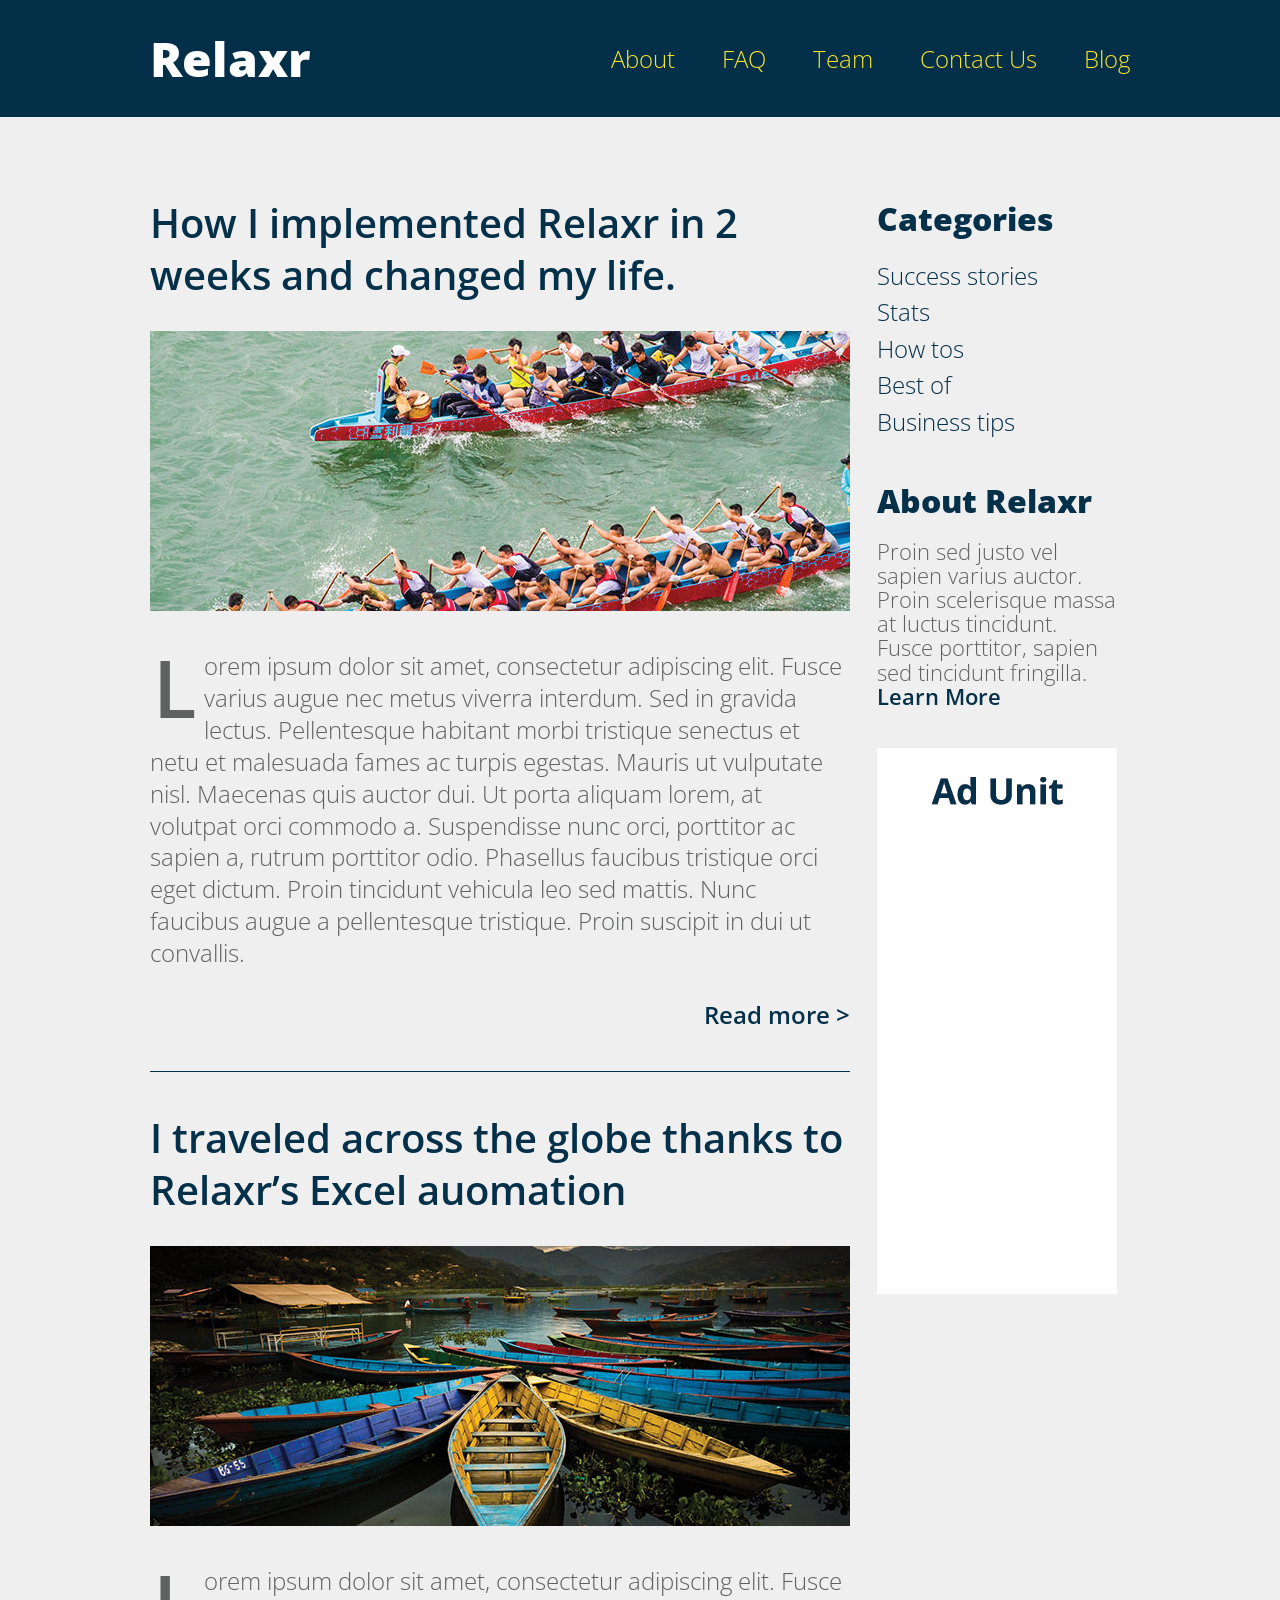
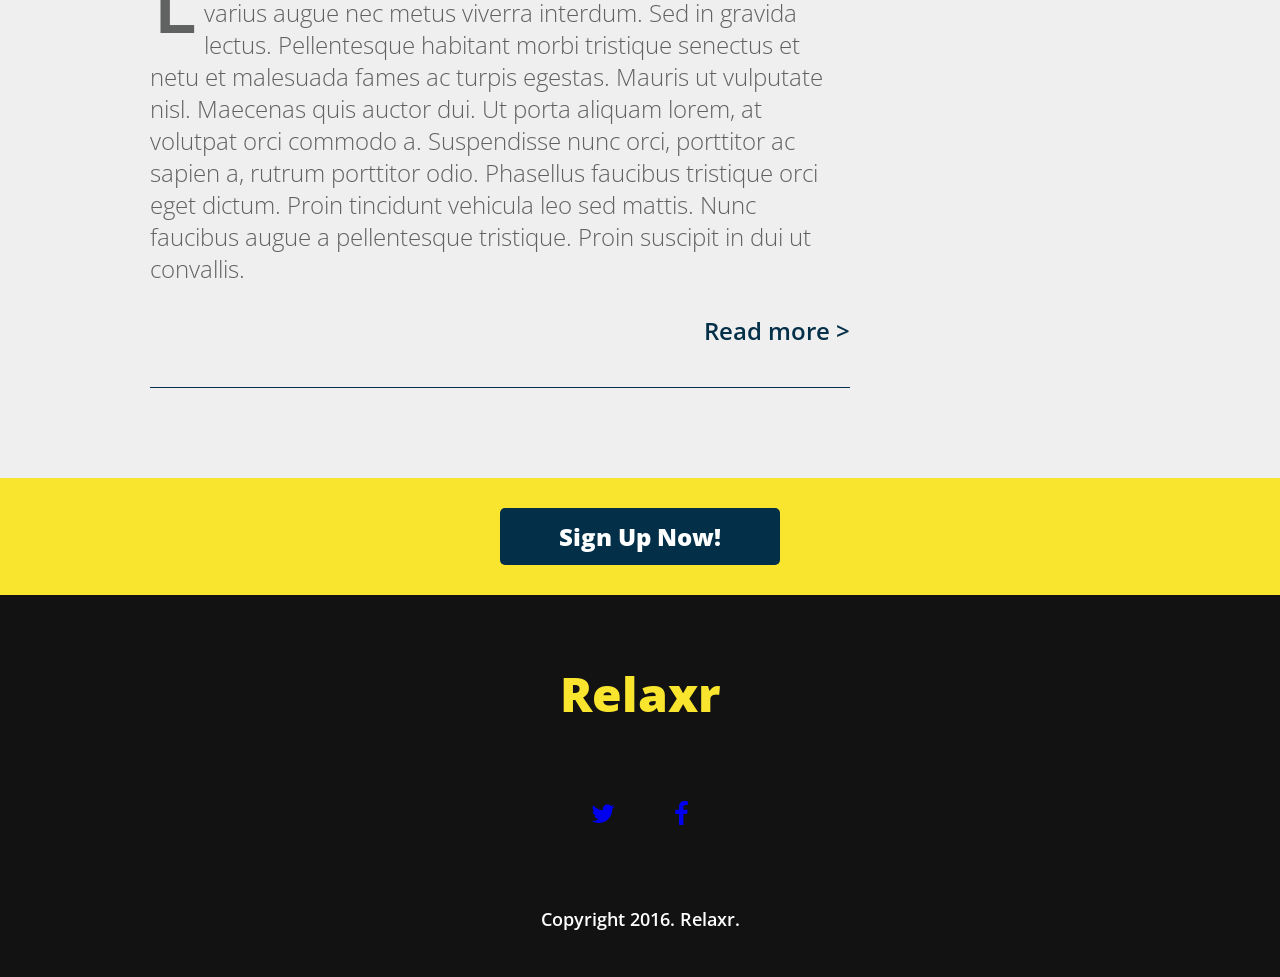
<file: Week_03_Layout/Assignment/solution_code/index.html>
<!DOCTYPE html>
<html lang="en">
	<head>
    	<meta charset="utf-8">
    	<meta name="description" content="The perfect personal assistant. Relaxr does your job for you so you can enjoy life as it is meant to be.">

		<title>Relaxr Blog</title>
		
		<link rel="stylesheet" href="css/reset.css">

		<link href='http://fonts.googleapis.com/css?family=Open+Sans:300italic,300,600,800' rel='stylesheet' type='text/css'>

		<link rel="stylesheet" href="https://maxcdn.bootstrapcdn.com/font-awesome/4.5.0/css/font-awesome.min.css">

		<link rel="stylesheet" href="css/style.css">

	</head>
	<body>
		<header>
			<div class="container">
				<h1 class="logo">Relaxr</h1>
				<nav>
					<ul>
						<li><a href="#">About</a></li>
						<li><a href="#">FAQ</a></li>
						<li><a href="#">Team</a></li>
						<li><a href="#">Contact Us</a></li>
						<li><a href="#">Blog</a></li>
					</ul>
				</nav>
			</div>
		</header>
		<section id="main">
			<div class="container">
				<section id="posts">
					<article class="post">
						<h1 class="post-title"><a href="#">How I implemented Relaxr in 2 weeks and changed my life.</a></h1>
						<img src="images/blog_photo1.jpg" alt="Crew Meet">
						<p>Lorem ipsum dolor sit amet, consectetur adipiscing elit. Fusce varius augue nec metus viverra interdum. Sed in gravida lectus. Pellentesque habitant morbi tristique senectus et netu et malesuada fames ac turpis egestas. Mauris ut vulputate nisl.  Maecenas quis auctor dui. Ut porta aliquam lorem, at volutpat orci commodo a. Suspendisse nunc orci, porttitor ac sapien a, rutrum porttitor odio. Phasellus faucibus tristique orci eget dictum. Proin tincidunt vehicula leo sed mattis. Nunc faucibus augue a pellentesque tristique. Proin suscipit in dui ut convallis.</p>

						<p class="readmore"><a href="#">Read more &gt;</a></p>
					</article>
					<article class="post">
						<h1 class="post-title"><a href="#">I traveled across the globe thanks to Relaxr’s Excel auomation</a></h1>
						<img src="images/blog_photo2.jpg" alt="Canoes">
						<p>Lorem ipsum dolor sit amet, consectetur adipiscing elit. Fusce varius augue nec metus viverra interdum. Sed in gravida lectus. Pellentesque habitant morbi tristique senectus et netu et malesuada fames ac turpis egestas. Mauris ut vulputate nisl.  Maecenas quis auctor dui. Ut porta aliquam lorem, at volutpat orci commodo a. Suspendisse nunc orci, porttitor ac sapien a, rutrum porttitor odio. Phasellus faucibus tristique orci eget dictum. Proin tincidunt vehicula leo sed mattis. Nunc faucibus augue a pellentesque tristique. Proin suscipit in dui ut convallis.</p>

						<p class="readmore"><a href="#">Read more &gt;</a></p>
					</article>
				</section>
			
				<aside id="sidebar">
					<section>
						<h1>Categories</h1>
						<ul>
							<li><a href="#">Success stories</a></li>
							<li><a href="#">Stats</a></li>
							<li><a href="#">How tos</a></li>
							<li><a href="#">Best of</a></li>
							<li><a href="#">Business tips</a></li>
						</ul>
					</section>
					<section>
						<h1>About Relaxr</h1>
						<p>Proin sed justo vel sapien varius auctor. Proin scelerisque massa at luctus tincidunt. Fusce porttitor, sapien sed tincidunt fringilla.<br>
						<a href="">Learn More</a></p>
						<img src="images/ad-unit.png" alt="Ad Unit">
					</section>
				</aside>
			</div>
		</section>

		<aside id="bottom-cta">
			<a class="btn btn-signup" href="#">Sign Up Now!</a>
		</aside>
		<footer>
			<h1 class="logo">Relaxr</h1>

			<ul>
				<li><a href="#"><span class="fa fa-twitter"></span></a></li>
				<li><a href="#"><span class="fa fa-facebook"></span></a></li>
			</ul>

			<p class="copyright">Copyright 2016. Relaxr.</p>
		</footer>
	</body>
</html>
</file>
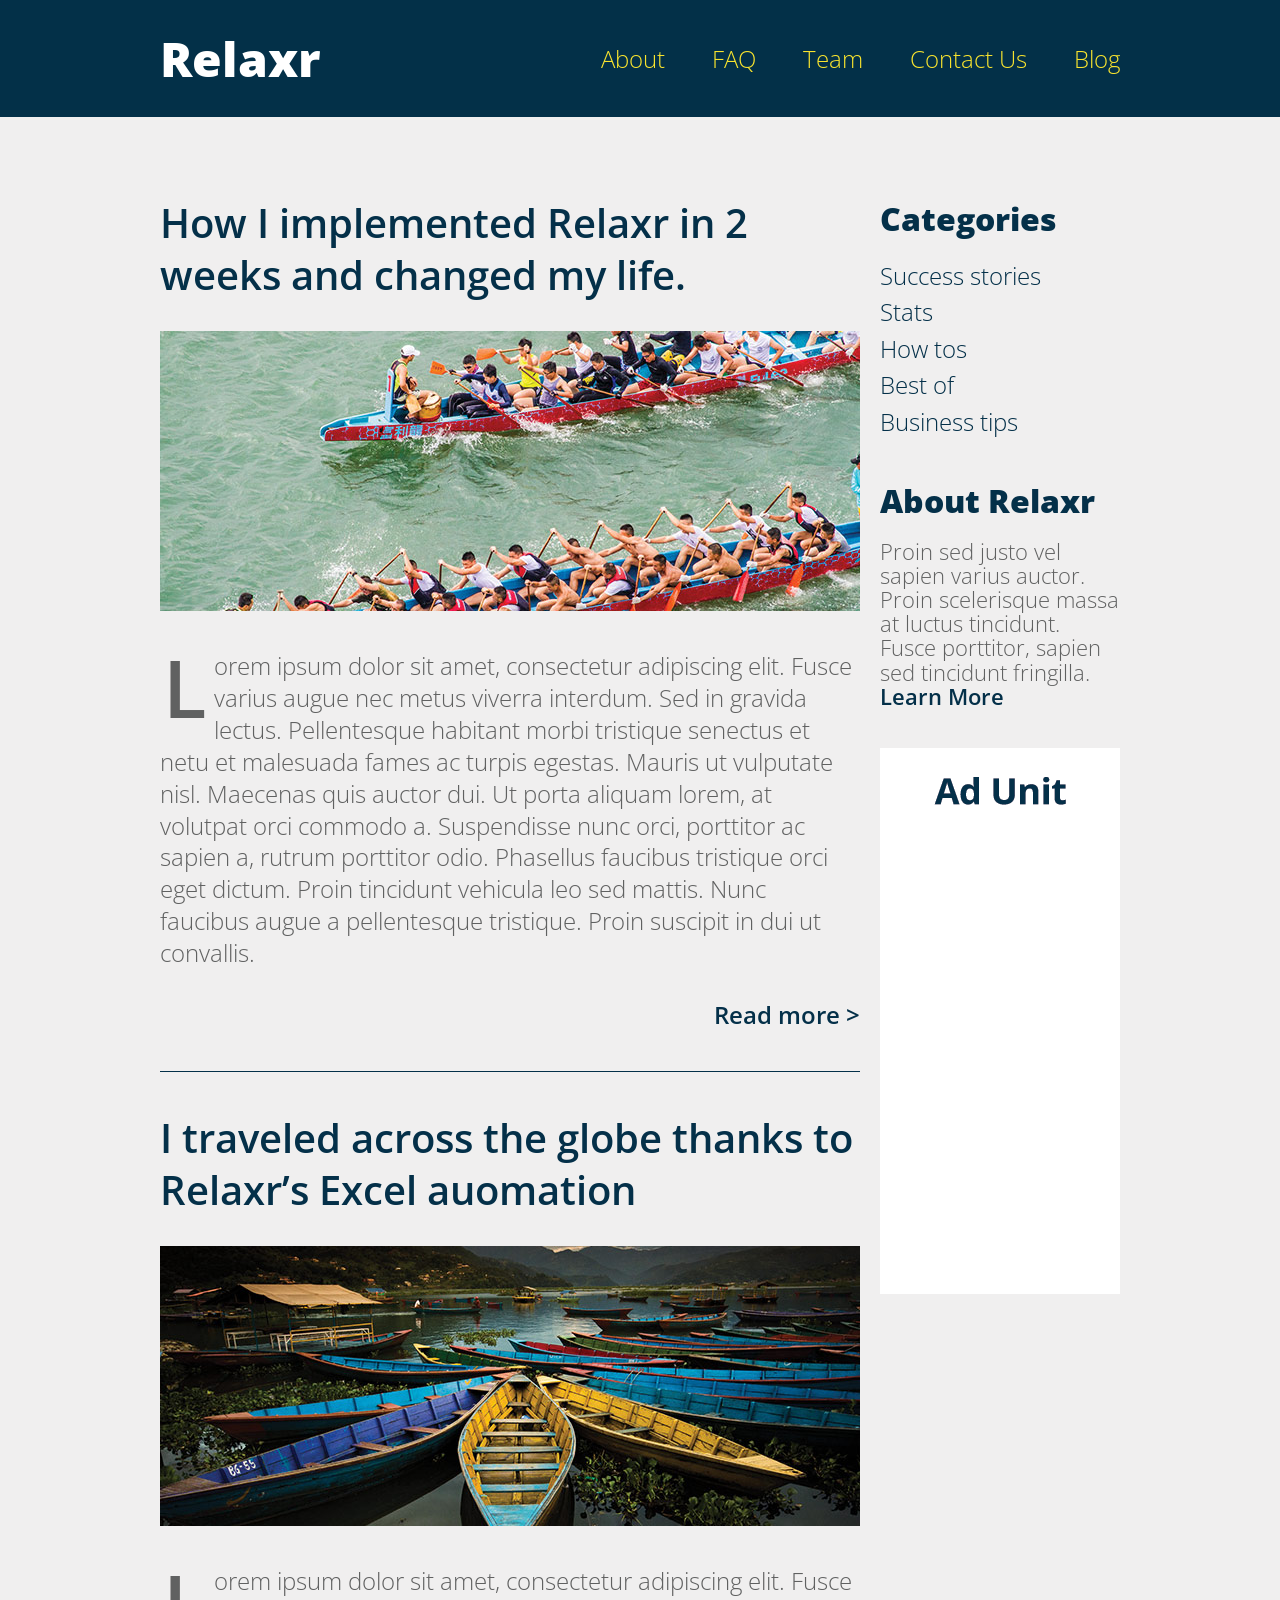
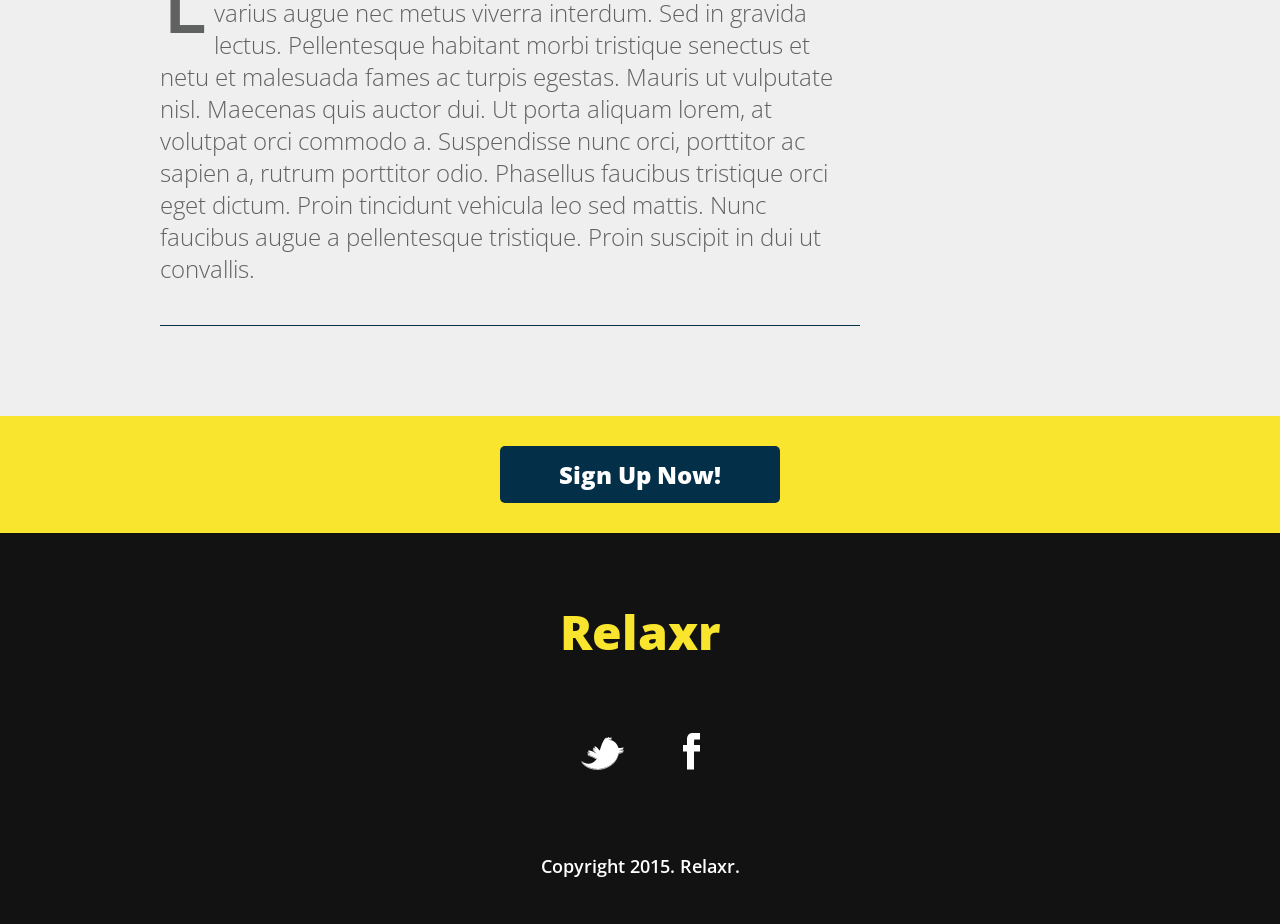
<file: Week_04_Intro_Programming/Assignment/solution_code/index.html>
<!DOCTYPE html>
<html lang="en">
	<head>
    	<meta charset="utf-8">
    	<meta name="description" content="The perfect personal assistant. Relaxr does your job for you so you can enjoy life as it is meant to be.">

		<title>Weather Background</title>
		<link href='http://fonts.googleapis.com/css?family=Open+Sans:300italic,300,600,800' rel='stylesheet' type='text/css'>

		<!-- external CSS link -->
		<link rel="stylesheet" href="css/reset.css">
		<link rel="stylesheet" href="css/style.css">
		<script src="http://ajax.googleapis.com/ajax/libs/jquery/2.1.3/jquery.min.js"></script>
		<script type="text/javascript" src="js/app.js"></script>
	</head>
	<body>
		<header class="relxr-header">
			<div class="container">
				<h1 class="logo">Relaxr</h1>
				<nav>
					<ul>
						<li><a href="#">About</a></li>
						<li><a href="#">FAQ</a></li>
						<li><a href="#">Team</a></li>
						<li><a href="#">Contact Us</a></li>
						<li><a href="#">Blog</a></li>
					</ul>
				</nav>
			</div>
		</header>
		<section class="main">
			<div class="container">
				<section class="posts">
					<article class="post">
						<h2><a href="#">How I implemented Relaxr in 2 weeks and changed my life.</a></h2>
						<img src="images/blog_photo1.jpg" alt="Crew Meet">
						<p>Lorem ipsum dolor sit amet, consectetur adipiscing elit. Fusce varius augue nec metus viverra interdum. Sed in gravida lectus. Pellentesque habitant morbi tristique senectus et netu et malesuada fames ac turpis egestas. Mauris ut vulputate nisl.  Maecenas quis auctor dui. Ut porta aliquam lorem, at volutpat orci commodo a. Suspendisse nunc orci, porttitor ac sapien a, rutrum porttitor odio. Phasellus faucibus tristique orci eget dictum. Proin tincidunt vehicula leo sed mattis. Nunc faucibus augue a pellentesque tristique. Proin suscipit in dui ut convallis.</p>

						<p class="readmore"><a href="#">Read more &gt;</a></p>
						<p class="hide" id="show-this-on-click">Maecenas quis auctor dui. Ut porta aliquam lorem, at volutpat orci commodo a. Suspendisse nunc orci, porttitor ac sapien a, rutrum porttitor odio. Phasellus faucibus tristique orci eget dictum. Proin tincidunt vehicula leo sed mattis. Nunc faucibus augue a pellentesque tristique. Proin suscipit in dui ut convallis.</p>
						<p class="readless hide"><a href="#">Read less &gt;</a></p>
					</article>
					<article class="post">
						<h2><a href="#">I traveled across the globe thanks to Relaxr’s Excel auomation</a></h2>
						<img src="images/blog_photo2.jpg" alt="Canoes">
						<p>Lorem ipsum dolor sit amet, consectetur adipiscing elit. Fusce varius augue nec metus viverra interdum. Sed in gravida lectus. Pellentesque habitant morbi tristique senectus et netu et malesuada fames ac turpis egestas. Mauris ut vulputate nisl.  Maecenas quis auctor dui. Ut porta aliquam lorem, at volutpat orci commodo a. Suspendisse nunc orci, porttitor ac sapien a, rutrum porttitor odio. Phasellus faucibus tristique orci eget dictum. Proin tincidunt vehicula leo sed mattis. Nunc faucibus augue a pellentesque tristique. Proin suscipit in dui ut convallis.</p>

					</article>
				</section><!--
			--><aside class="relaxr-category-sidebar">
					<h3>Categories</h3>
					<ul>
						<li><a href="#">Success stories</a></li>
						<li><a href="#">Stats</a></li>
						<li><a href="#">How tos</a></li>
						<li><a href="#">Best of</a></li>
						<li><a href="#">Business tips</a></li>
					</ul>
					<h3>About Relaxr</h3>
					<p>Proin sed justo vel sapien varius auctor. Proin scelerisque massa at luctus tincidunt. Fusce porttitor, sapien sed tincidunt fringilla.<br>
					<a href="#" class="learnmore">Learn More</a> <span class="hide" id="learnmoretext">Here is some more text about this fun thing!</p>
					<img src="images/ad-unit.png" alt="Ad Unit">
				</aside>
			</div>
		</section>

		<aside id="bottom-cta">
			<a class="button blue" href="#">Sign Up Now!</a>
		</aside>
		<footer class="relaxr-site-footer">
			<h4 class="logo">Relaxr</h4>

			<ul>
				<li><a href="#"><img src="images/twitter.png" alt="Twitter logo"></a></li>
				<li><a href="#"><img src="images/facebook.png" alt="Facebook logo"></a></li>
			</ul>

			<p class="copyright">Copyright 2015. Relaxr.</p>
		</footer>
	</body>
</html>
</file>
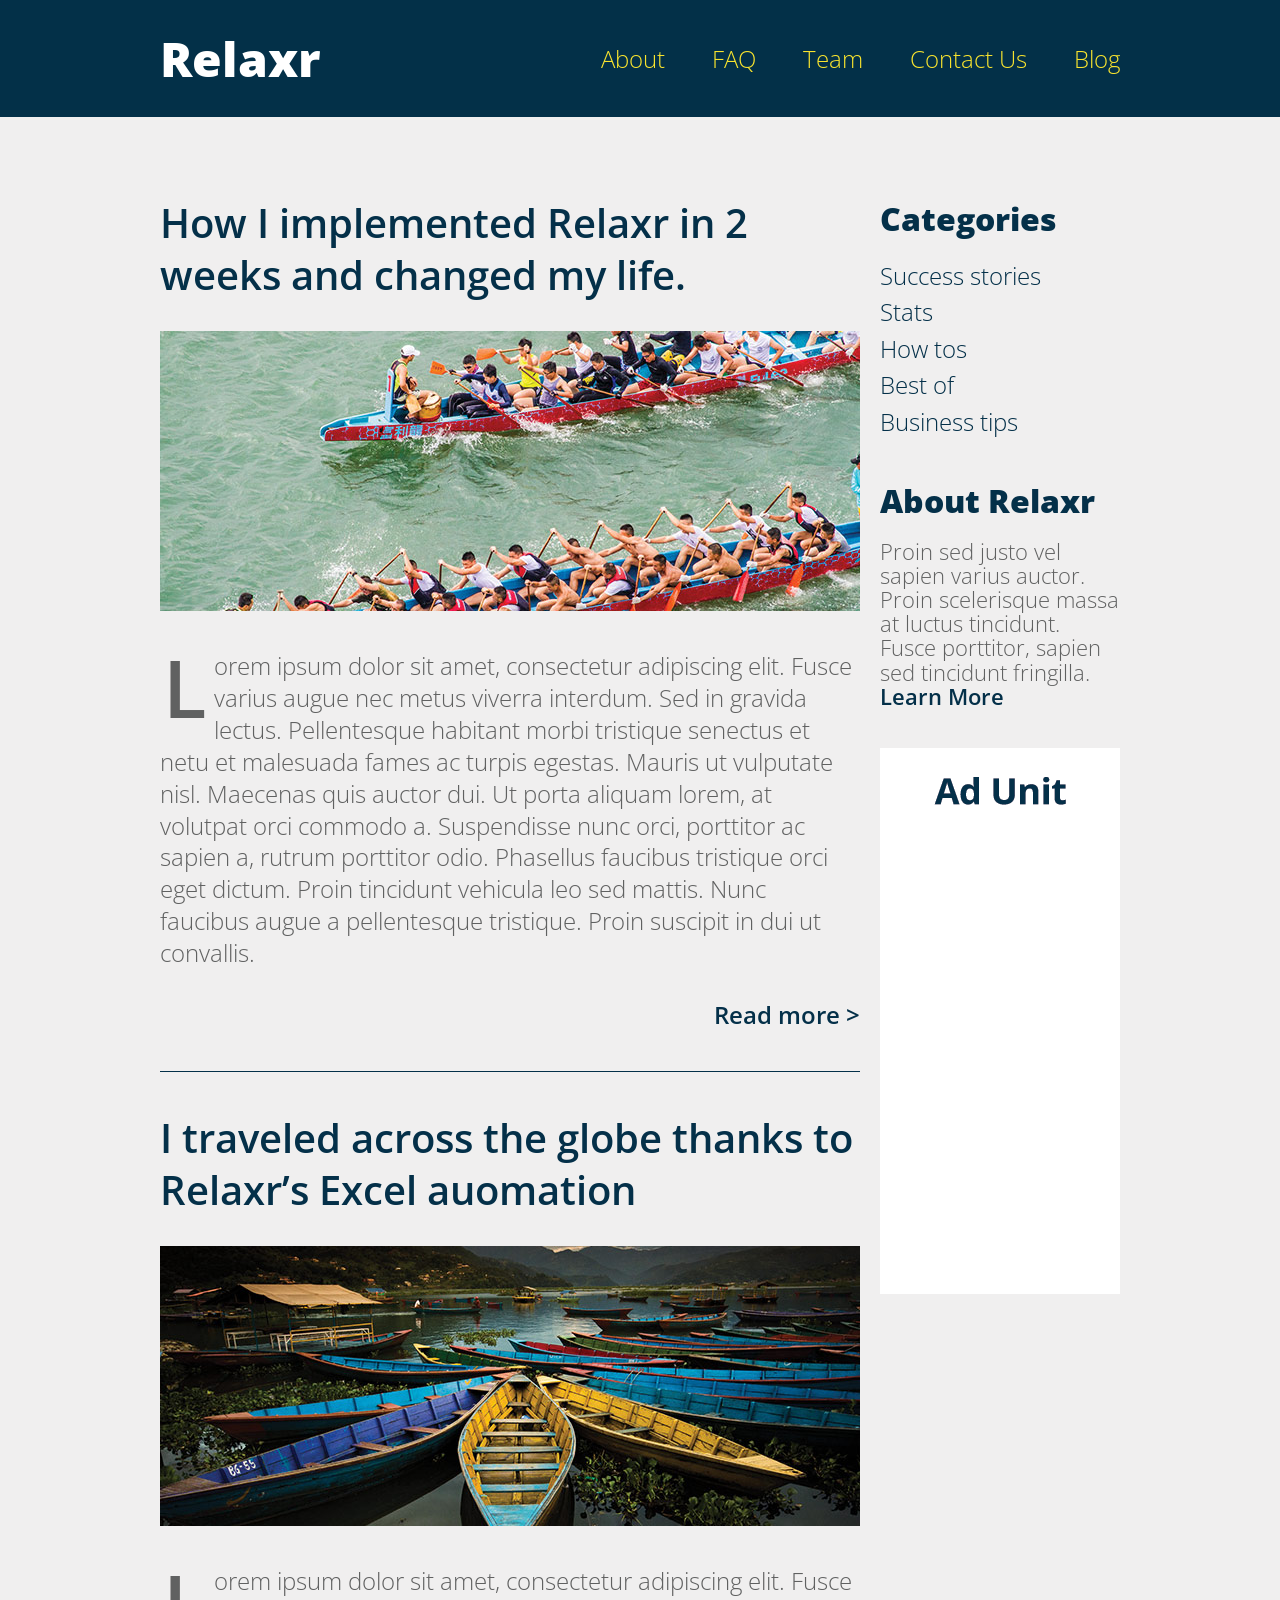
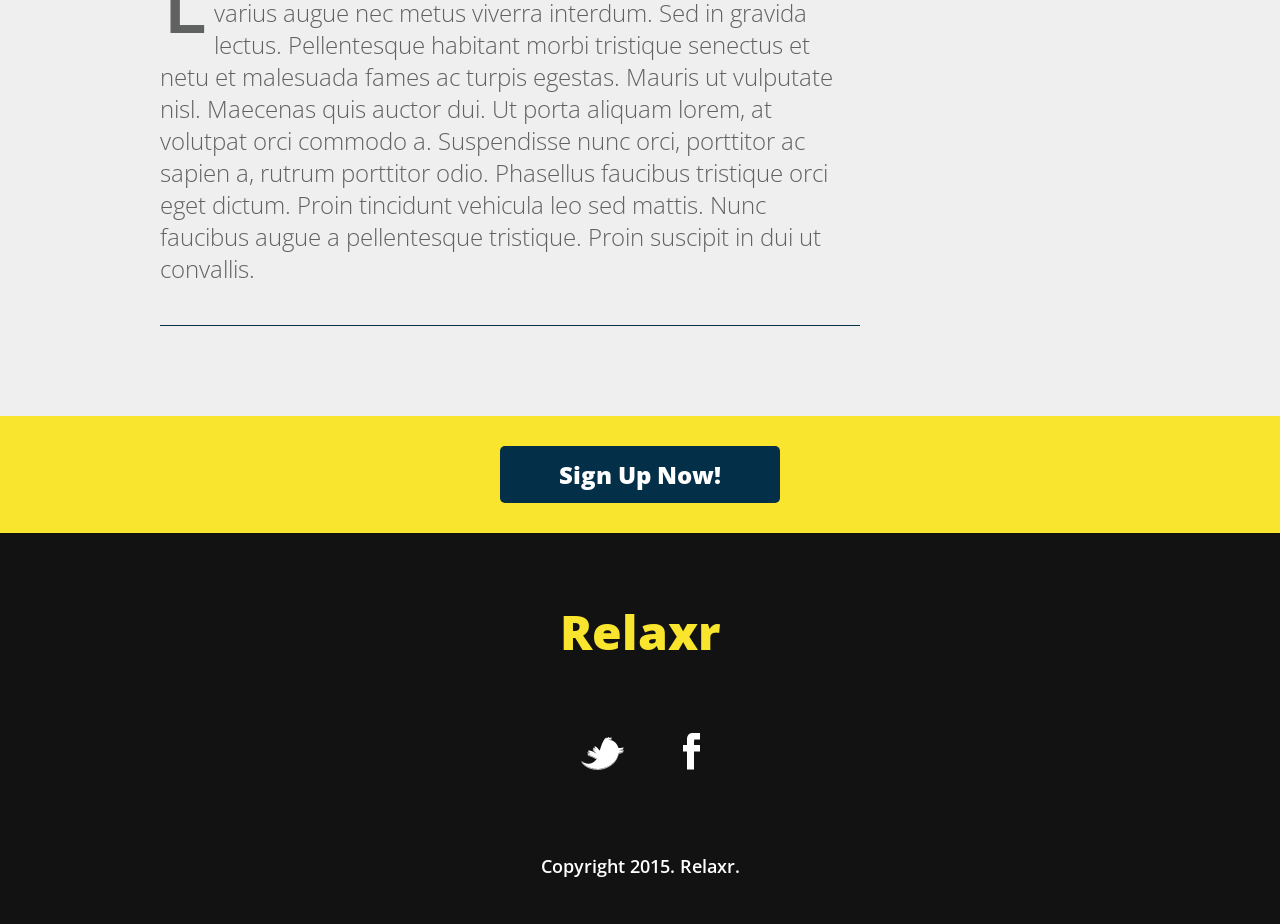
<file: Week_04_Intro_Programming/Assignment/starter_code/index.html>
<!DOCTYPE html>
<html lang="en">
	<head>
    	<meta charset="utf-8">
    	<meta name="description" content="The perfect personal assistant. Relaxr does your job for you so you can enjoy life as it is meant to be.">

		<title>Weather Background</title>
		<link href='http://fonts.googleapis.com/css?family=Open+Sans:300italic,300,600,800' rel='stylesheet' type='text/css'>

		<!-- external CSS link -->
		<link rel="stylesheet" href="css/reset.css">
		<link rel="stylesheet" href="css/style.css">
		<script src="http://ajax.googleapis.com/ajax/libs/jquery/2.1.3/jquery.min.js"></script>
		<script src="js/index.js"></script>

	</head>
	<body>
		<header class="relxr-header">
			<div class="container">
				<h1 class="logo">Relaxr</h1>
				<nav>
					<ul>
						<li><a href="#">About</a></li>
						<li><a href="#">FAQ</a></li>
						<li><a href="#">Team</a></li>
						<li><a href="#">Contact Us</a></li>
						<li><a href="#">Blog</a></li>
					</ul>
				</nav>
			</div>
		</header>
		<section class="main">
			<div class="container">
				<section class="posts">
					<article class="post">
						<h2><a href="#">How I implemented Relaxr in 2 weeks and changed my life.</a></h2>
						<img src="images/blog_photo1.jpg" alt="Crew Meet">
						<p>Lorem ipsum dolor sit amet, consectetur adipiscing elit. Fusce varius augue nec metus viverra interdum. Sed in gravida lectus. Pellentesque habitant morbi tristique senectus et netu et malesuada fames ac turpis egestas. Mauris ut vulputate nisl.  Maecenas quis auctor dui. Ut porta aliquam lorem, at volutpat orci commodo a. Suspendisse nunc orci, porttitor ac sapien a, rutrum porttitor odio. Phasellus faucibus tristique orci eget dictum. Proin tincidunt vehicula leo sed mattis. Nunc faucibus augue a pellentesque tristique. Proin suscipit in dui ut convallis.</p>

						<p class="readmore"><a href="#">Read more &gt;</a></p>
						<p class="hide" id="show-this-on-click">Maecenas quis auctor dui. Ut porta aliquam lorem, at volutpat orci commodo a. Suspendisse nunc orci, porttitor ac sapien a, rutrum porttitor odio. Phasellus faucibus tristique orci eget dictum. Proin tincidunt vehicula leo sed mattis. Nunc faucibus augue a pellentesque tristique. Proin suscipit in dui ut convallis.</p>
						<p class="readless hide"><a href="#">Read less &gt;</a></p>
					</article>
					<article class="post">
						<h2><a href="#">I traveled across the globe thanks to Relaxr’s Excel auomation</a></h2>
						<img src="images/blog_photo2.jpg" alt="Canoes">
						<p>Lorem ipsum dolor sit amet, consectetur adipiscing elit. Fusce varius augue nec metus viverra interdum. Sed in gravida lectus. Pellentesque habitant morbi tristique senectus et netu et malesuada fames ac turpis egestas. Mauris ut vulputate nisl.  Maecenas quis auctor dui. Ut porta aliquam lorem, at volutpat orci commodo a. Suspendisse nunc orci, porttitor ac sapien a, rutrum porttitor odio. Phasellus faucibus tristique orci eget dictum. Proin tincidunt vehicula leo sed mattis. Nunc faucibus augue a pellentesque tristique. Proin suscipit in dui ut convallis.</p>

					</article>
				</section><!--
			--><aside class="relaxr-category-sidebar">
					<h3>Categories</h3>
					<ul>
						<li><a href="#">Success stories</a></li>
						<li><a href="#">Stats</a></li>
						<li><a href="#">How tos</a></li>
						<li><a href="#">Best of</a></li>
						<li><a href="#">Business tips</a></li>
					</ul>
					<h3>About Relaxr</h3>
					<p>Proin sed justo vel sapien varius auctor. Proin scelerisque massa at luctus tincidunt. Fusce porttitor, sapien sed tincidunt fringilla.<br>
					<a href="#" class="learnmore">Learn More</a> <span class="hide" id="learnmoretext">Here is some more text about this fun thing!</p>
					<img src="images/ad-unit.png" alt="Ad Unit">
				</aside>
			</div>
		</section>

		<aside id="bottom-cta">
			<a class="button blue" href="#">Sign Up Now!</a>
		</aside>
		<footer class="relaxr-site-footer">
			<h4 class="logo">Relaxr</h4>

			<ul>
				<li><a href="#"><img src="images/twitter.png" alt="Twitter logo"></a></li>
				<li><a href="#"><img src="images/facebook.png" alt="Facebook logo"></a></li>
			</ul>

			<p class="copyright">Copyright 2015. Relaxr.</p>
		</footer>
	</body>
</html>
</file>
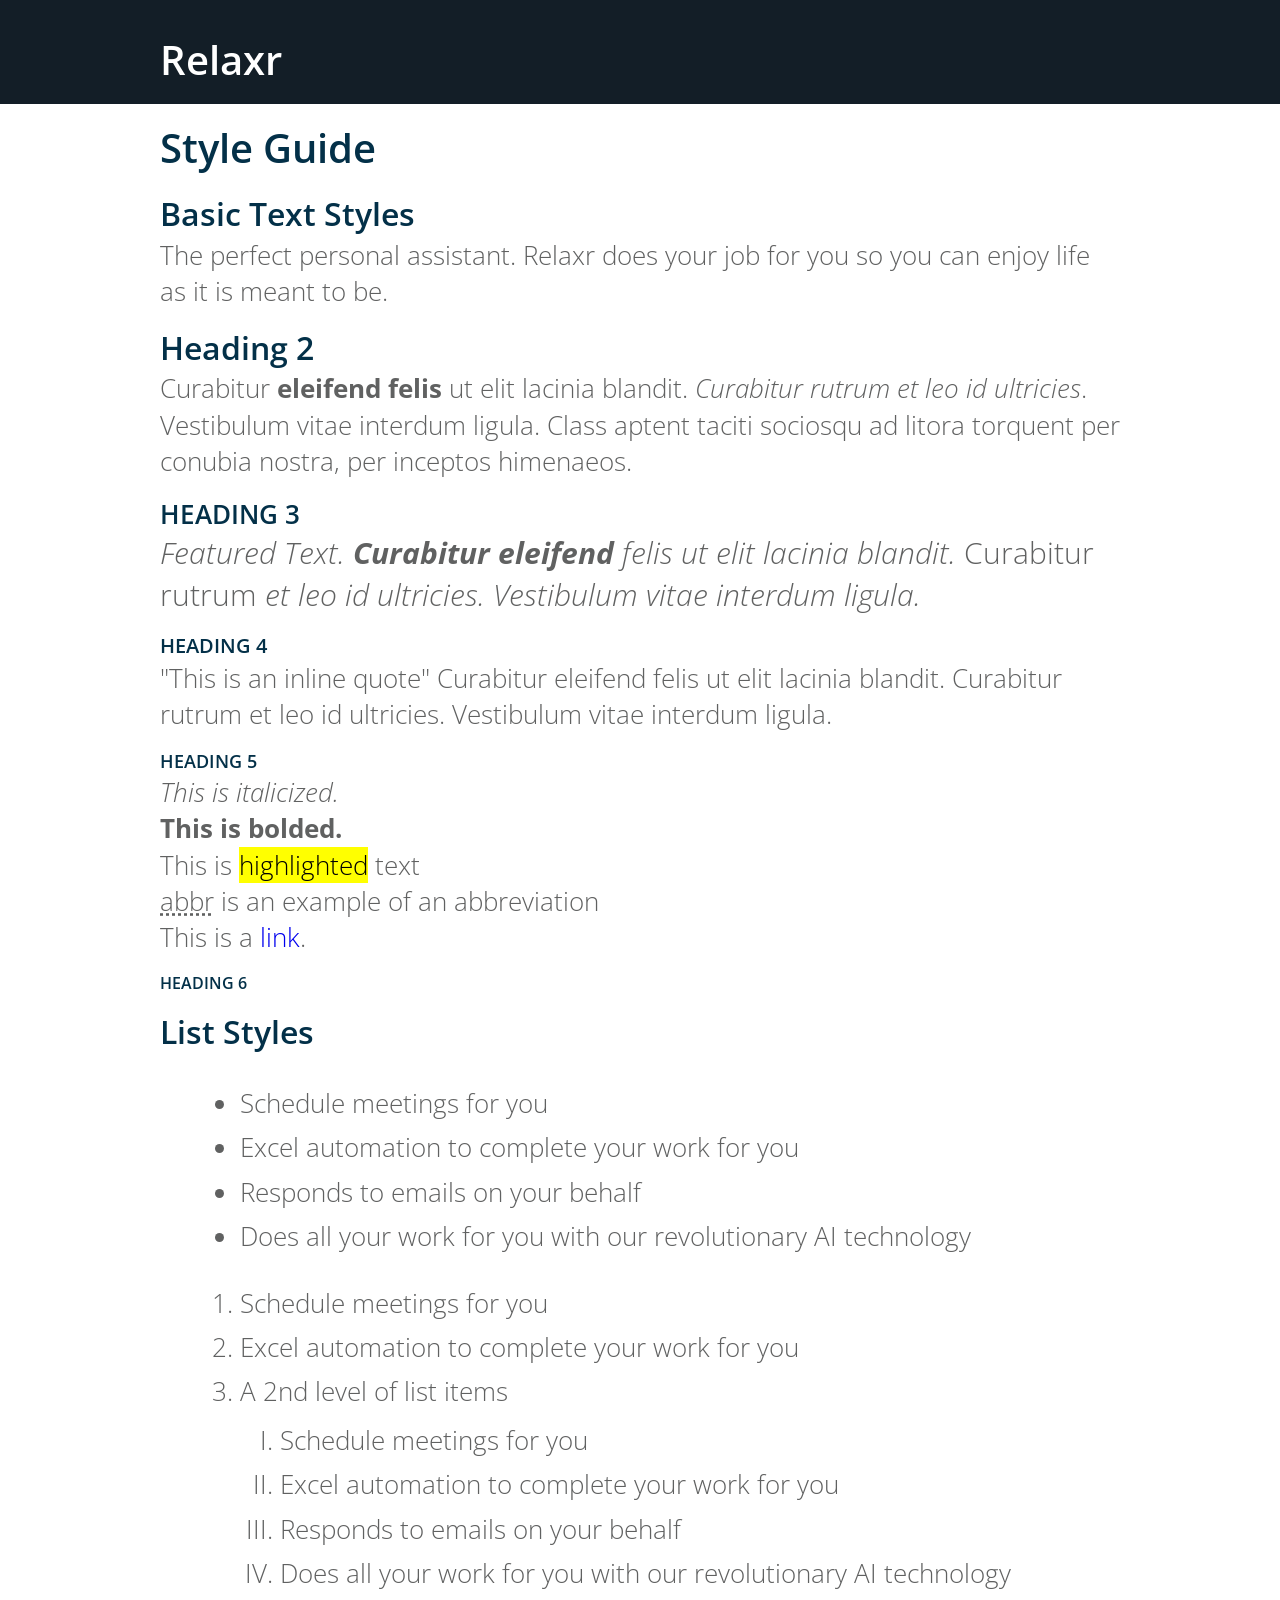
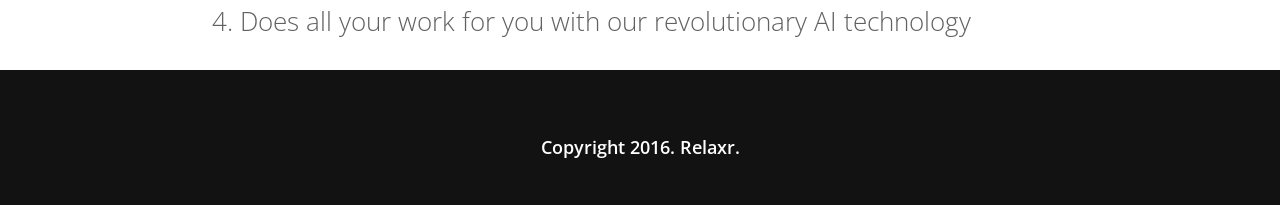
<file: Week_02_Styling/03_box_model/nested_selectors_relaxr/solution/index.html>
<!DOCTYPE html>
<html lang="en">
	<head>
    	<meta charset="utf-8">
    	<meta name="description" content="The perfect personal assistant. Relaxr does your job for you so you can enjoy life as it is meant to be.">

		<title>Relaxr Nested Selectors</title>

		<link rel="stylesheet" href="css/reset.css">

		<link href='http://fonts.googleapis.com/css?family=Open+Sans:300italic,300,600,800' rel='stylesheet' type='text/css'>

		<link rel="stylesheet" href="https://maxcdn.bootstrapcdn.com/font-awesome/4.5.0/css/font-awesome.min.css">

		<!-- external CSS link -->
		<link rel="stylesheet" href="css/style.css">

	</head>
	<body>
		<header class="pageIntro">
			<div class="outer-container">
				<h1 class="logo">Relaxr</h1>
			</div>
		</header>
		<main>
			<div class="outer-container relaxr-corestyles">
				<h1>Style Guide</h1>
				<h2>Basic Text Styles</h2>
				<p>The perfect personal assistant. Relaxr does your job for you so you can enjoy life as it is meant to be.</p>

				<h2>Heading 2</h2>
				<p>Curabitur <strong>eleifend felis</strong> ut elit lacinia blandit. <em>Curabitur rutrum et leo id ultricies</em>. Vestibulum vitae interdum ligula. Class aptent taciti sociosqu ad litora torquent per conubia nostra, per inceptos himenaeos.</p>

				<h3>Heading 3</h3>
				<p class="featuredText">Featured Text. <strong>Curabitur eleifend</strong> felis ut elit lacinia blandit. <em>Curabitur rutrum</em> et leo id ultricies. Vestibulum vitae interdum ligula.</p>

				<h4>Heading 4</h4>
				<p><q>"This is an inline quote"</q> Curabitur eleifend felis ut elit lacinia blandit. Curabitur rutrum et leo id ultricies. Vestibulum vitae interdum ligula.</p>

				<h5>Heading 5</h5>
				<p><em>This is italicized.</em><br>
					<strong>This is bolded.</strong><br>
					This is <mark>highlighted</mark> text<br>
					<abbr title="attribute">abbr</abbr> is an example of an abbreviation<br>
					This is a <a href="#">link</a>.</p>
				<h6>Heading 6</h6>

				<h2>List Styles</h2>
				<ul>
					<li>Schedule meetings for you</li>
					<li>Excel automation to complete your work for you</li>
					<li>Responds to emails on your behalf</li>
					<li>Does all your work for you with our revolutionary AI technology</li>
				</ul>
				<ol>
					<li>Schedule meetings for you</li>
					<li>Excel automation to complete your work for you</li>
					<li>A 2nd level of list items
						<ol>
							<li>Schedule meetings for you</li>
							<li>Excel automation to complete your work for you</li>
							<li>Responds to emails on your behalf</li>
							<li>Does all your work for you with our revolutionary AI technology</li>
						</ol></li>
					<li>Does all your work for you with our revolutionary AI technology</li>
				</ol>



			</div>
		</main>

		<footer class="pageFooter">
			<p class="copyright">Copyright 2016. Relaxr.</p>
		</footer>
	</body>
</html>
</file>
<file: week01/01_bovine/solution/css/style.css>
body {
  color: #05080C;
  font-family: sans-serif;
  font-size: 18px;
  line-height: 1.5;
  margin: 0;
  background: #F6F6F6;
}

p, li {
  font-family: Georgia,Times,"Times New Roman",serif;
}

header {
  border-top: 5px solid #222222;
  padding: 0 100px;
}

article {
  border-bottom: 5px solid #222222;
  padding: 0 100px;
}

article img {
  float: right;
  margin-left: 20px;
}

th {
  background: #222;
  color: white;
  padding: 10px;
}

td {
  background: #eee;
  padding: 10px;
}
</file>
<file: week01/01_bovine/starter_code/css/style.css>
body {
  color: #05080C;
  font-family: sans-serif;
  font-size: 18px;
  line-height: 1.5;
  margin: 0;
  background: #F6F6F6;
}

p, li {
  font-family: Georgia,Times,"Times New Roman",serif;
}

header {
  border-top: 5px solid #222222;
  padding: 0 100px;
}

article {
  border-bottom: 5px solid #222222;
  padding: 0 100px;
}

article img {
  float: right;
  margin-left: 20px;
}

th {
  background: #222;
  color: white;
  padding: 10px;
}

td {
  background: #eee;
  padding: 10px;
}
</file>
<file: week01/Assignment/solution/css/style.css>
body {
  color: #05080C;
  font-family: sans-serif;
  font-size: 18px;
  line-height: 1.5;
  margin: 0;
  background: #F6F6F6;
}

p {
  font-family: Georgia,Times,"Times New Roman",serif;
}

header {
  border-top: 5px solid #222222;
  padding: 0 100px;
}

article {
  border-bottom: 5px solid #222222;
  padding: 0 100px;
}

article img {
  float: right;
  margin-left: 20px;
}

th {
  background: #222;
  color: white;
  padding: 10px;
}

td {
  background: #eee;
  padding: 10px;
}
</file>
<file: Week_03_Layout/06_HTML_CSS_Lab/kabi_solution/css/styles.css>
* {
  box-sizing: border-box;
}

.clearfix {
  overflow:auto;
}

body {
  background: #1d1d1d;
  font-family: "Whitney A", "Whitney B", sans-serif;
  font-style: normal;
  font-weight: 400;
  font-size: 16px;
  line-height: 1em;
}

a:focus {
  border:1px dotted #d4145a;
}

.logo a:link {
  border: 0;
}

article a:link,
article a:visited {
  color: #275CAC;
}

article ul a:link,
article ul a:visited {
  color: #9A266C;
}

hr {
  border: 1px solid #9A266C;
}

img {
  max-width: 100%;
}

.wrapper {
  max-width: 1260px;
  margin: 0 auto;
}

.logo {
  float: left;
  margin-top: 19px;
  margin-bottom: 19px;
  width: 50%;
}

.logo h1 {
  margin: 0;
}

.topnav {
  float: right;
  text-align: right;
  margin-top: 30px;
  overflow: auto;
}

.topnav ul {
  padding: 0;
  margin: 0;
}

.topnav li {
  display: block;
  float: left;
  margin-left: 10px;
}

.topnav a:link,
.topnav a:visited,
.topnav_about-active,
.topnav_resources-active {
  border: 1px solid #d4145a;
  display: block;
  color: white;
  font-size: 22px;
  font-weight: 700;
  letter-spacing: 2px;
  padding: 20px 15px;
  text-decoration: none;
  text-transform: uppercase;
}

.topnav a:hover,
.topnav a:active,
.topnav_about-active {
  background: #d4145a;
  color: #1d1d1d;
}

.topnav_resources a:link,
.topnav_resources a:visited {
  border:1px solid #00ffff;
}

.topnav_resources a:hover,
.topnav_resources a:active,
.topnav_resources-active {
  background: #00ffff;
  border:1px solid #00ffff;
  color: #1d1d1d;
}

.topnav_contact a:link,
.topnav_contact a:visited {
  border:1px solid #00ff00;
}

.topnav_contact a:hover,
.topnav_contact a:active {
  background: #00ff00;
}

.episodes {
  border-bottom: 2px solid #99216b;
  margin-top: 30px;
}

.episodes h1 {
  background: #99216b;
  color: white;
  font-size:28px;
  margin: 0;
  padding:8px;
  text-transform: uppercase;
  width: 620px;
}

.episodes_list {
  color: white;
}

.episodes_list a:link,
.episodes_list a:visited {
  color: white;
  text-decoration: underline;
}

.episodes_list ul {
  padding: 0;
}

.episodes_list li {
  display: block;
  float: left;
  width: 299px;
  margin-bottom: 20px;
}

.episodes_01,
.episodes_03,
.episodes_05,
.episodes_07 {
  margin-right: 21px;
}

.episodes_02,
.episodes_06 {
  margin-right: 20px;
}

.episodes_community h2 {
  margin:10px 0;
}

.episodes_community {
  border: 2px solid #305ba9;
  font-size: 1.1em;
  padding: 5px;
  line-height: 1.1em;
  text-align: center;
}

.episodes_community p {
  margin-top: 0;
}

.title {
  border-top: 5px solid #9d256d;
  color: white;
  height: 125px;
  letter-spacing: 1px;
  line-height: 1em;
  padding-top: 7px;
}

.title_about {
  background: #1c1c1a url('../images/hdr_comic.jpg') bottom no-repeat;
}

.title_resources {
  background: #1c1c1a url('../images/hdr_books.jpg') bottom no-repeat;
}

.title_inside {
  background: rgba(0,0,0,0.7);
  margin-top: 22px;
  max-width: 1227px;
  padding: 25px 18px;
}

.content {
  background: white;
  float: left;
}

article h1 {
  margin: 0;
}

article h2 {
  color: #9A266C;
  margin-bottom: 0;
}

article h3 {
  color: #9A266C;
  font-size: 36px;
  margin-bottom: 0;
}

.content_main {
  padding: 0 20px;
  font-size: 1.4em;
  line-height: 1.4em;
}

.subhdr {
  font-size: 1.2em;
  font-style: italic;
  margin: 0;
}

.purpose {
  color: #9A266C;
  font-size: 24px;
  font-weight: bold;
}

.purpose span {
  font-size: 36px;
}

.method,
.results {
  margin-top: 10px;
}

ul.bullet {
  font-size: 1.1em;
  list-style-image: url('../images/icon_bullet.png');
  line-height: 1.6em;
  padding-left: 25px;
}

@media (max-width: 1259px) {
  .episodes_list {
    margin-top: 20px;
  }

  .episodes_list ul {
    width: 960px;
    margin: 0 auto;
  }

  .episodes_04 {
    margin-right: 21px;
  }

  .title {
    line-height: 2.2em;
  }

  .title_inside {
    padding: 0 18px;
  }

  .title_about,
  .title_resources {
    background: #201e1f;
  }
}

@media (max-width: 959px) {

  .logo {
    width: 100%;
    text-align: center;
  }

  .topnav {
    width: 100%;
    float: none;
    text-align: center;
    margin-bottom: 20px;
  }

  .topnav ul {
    width: 400px;
    margin: 0 auto;
  }

  .topnav a:link, .topnav a:visited, .topnav_about-active, .topnav_resources-active {
    font-size: 16px;
  }

  .episodes h1 {
    margin: 0 auto;
  }

  .episodes_list {
    margin-top: 20px;
  }

  .episodes_list ul {
    width: 640px;
    margin: 0 auto;
  }

  .title {
    height: auto;
    padding-bottom: 20px;
  }
}

@media (max-width: 649px) {
  .episodes h1 {
    width: 100%;
    text-align: center;
    line-height: 1.2em;
  }

  .episodes_list ul {
    width: 299px;
  }

  .episodes_list li {
    margin: 0 0 20px 0;
  }
}
</file>
<file: Week_03_Layout/06_HTML_CSS_Lab/solution/css/main.css>
* {
    box-sizing: border-box;
}

.clearfix:before,
.clearfix:after {
    content: " "; /* 1 */
    display: table; /* 2 */
}

.clearfix:after {
    clear: both;
}

.clearfix {
    *zoom: 1;
}

body {
    font-family: 'Source Sans Pro', sans-serif;
    background-color: #aaa;
}

a {
    color: yellow;
    text-decoration: none;
}

.container {
    width: 960px;
    margin: 0 auto;
}

.site-header {
    background-color: black;
    border-bottom-style: solid;
    border-bottom-color: yellow;
    border-bottom-width: 2px;
    padding: 20px;
}

.logo {
    margin: 0;
    font-size: 32px;
    font-family: 'Merriweather', serif;
}

.navigation {
    width: 750px;
    float: right;
}

.horizontal-nav {
    padding: 0;
    list-style: none;
}

.horizontal-nav li{
    display: inline-block;
}

.main-nav {
    font-size: 22px;
    color: white;
}
.main-nav li {
    margin-right: 20px;
}

.main-nav li:last-child{
    margin-right: 0;
}

.main-nav a {
    color: white;
}

.main-nav strong {
    text-transform: uppercase;
    font-size: 25px;
    font-family: 'Oswald';
}

.tagline {
    font-family: 'Merriweather', serif;
    font-style: italic;
    font-weight: bold;
    font-size: 22px;
    background-color: lightgray;
    padding: 20px;
    text-align: center;
}

.tagline del {
    color: gray;
}

.tagline ins {
    display: inline-block;
    text-decoration: none;
    padding-bottom: 1px;
    border-bottom: solid yellow 2px;
}

.hero {
    background-color: gray;
    background-image: url('../images/coworking.jpg');
    background-size: cover;
    background-position: center center;
    background-repeat: no-repeat;
    padding: 20px;
}

.hero-block {
    background-color: white;
    background-color: rgba(255,255,255,0.8);
    width: 333px;
    float: right;
    padding: 30px;
    box-shadow: 0 0 3px #333;
}

.block-heading {
    color: blue;
    margin: 0;
}

.block-copy {
    margin-top: 5px;
}

.btn {
    text-transform: uppercase;
    color: black;
    padding: 15px;
    border-radius: 5px;
    font-weight: bold;
    font-family: 'Oswald', sans-serif;
    display: block;
    text-align: center;
    box-shadow: inset 0 -3px 0 rgba(0,0,0,0.2);
    transition-property: box-shadow;
    transition-duration: 200ms;
}

.btn:hover {
    box-shadow: inset 0 -3px 0 rgba(0,0,0,0.1);
}

.btn-hero {
    background-color: yellow;
}

.btn-block {
    background-color: lightgray;
}

.block-group {
    background-color: white;
    padding: 20px 0;
}

.block {
    padding: 0 20px;
    width: 33.33%;
    float: left;
    border-right: solid lightgray 1px;
    text-align: justify;
}

.block:last-child {
    border-right: none;
    float: right;
}

.copyright {
    font-family: 'Merriweather', serif;
    color: white;
    background-color: black;
    padding: 20px;
}

.line-up {
    position: relative;
    top: 5px;
}
</file>
<file: Week_03_Layout/06_HTML_CSS_Lab/starter_code/css/main.css>
* {
  box-sizing: border-box;
}

.clearfix:after {
    content:"";
    display: block;
    clear: both;
}

body {
	font-family: 'Source Sans Pro', sans-serif;
	font-size: 18px;
}

.wrapper {
	max-width: 960px;
	margin: 0 auto;

}

.meet-box, .btn-bottom a:link, a:visited {
    color: black;
    text-decoration: none;
    font-weight: bolder;
}

.match-text {
	padding-left: 5px;
}

.title {
	font-family: 'Merriweather', serif;
	display: inline;
    margin-right: .5em;
    font-size: 2em;
    font-weight: normal;
    color: yellow;
}

.title a {
	color: yellow;
	text-decoration: none;
}

.startup {
	background: black;
	padding: 30px;
	border-bottom: solid yellow 2px;

}

.primary-nav {
	margin: 0;
    padding: 0;
    list-style: none;
    width: 1500px;
}

.primary-nav a {
	display: block;
	color: white;
	text-decoration: none;
	float: left;
	padding: 20px;
	margin: 20px;
}

.subhead {
	font-family: 'Merriweather', serif;
    font-style: italic;
    font-weight: bold;
    background: gray;
    text-align: center;
 	padding: 10px;
}


.meet-box {
	width: 320px;
	background-color: rgba(255,255,255,0.8);;
	display: inline-block;
	float: right;
	padding: 20px;
	
}

.bignav {
	text-transform: uppercase;
    font-size: 25px;
    font-family: 'Oswald';
}

.match-header {
	color: blue;
}

.ftr {
	background: black;
	color: white;
	padding: 1px;
	font-family: 'Source sans-pro', sans-serif;
}

.backimage {
	background-image: url('../images/coworking.jpg');
	background-size: cover;
	padding: 20px;
}

.top {
	color: blue;
}


.btn-create {
	padding: 5px 60px 0px 60px;
	background-color: yellow;
	border-radius: 5px;
}

.btn-bottom {
	padding: 5px 80px 5px 80px;
	background-color: lightgray;
	border-radius: 5px;
	font-size: smaller;

}

.choices {
	padding: 10px;

}
.create {
	float: left;
	padding: 0,20px;
	display: block;
	width: 300px;
	border-right: solid lightgray 1px;
}

.develop {
	padding: 0,20px;
	float: left;
	width: 300px;
	border-right: solid lightgray 1px;
}

.design {
	padding: 0,20px;
	width: 300px;
	float: left;
}
</file>
<file: Week_03_Layout/Assignment/solution_code/css/style.css>
* {
  -moz-box-sizing: border-box; /* Firexfox */
  -webkit-box-sizing: border-box; /* Safari/Chrome/iOS/Android */
  box-sizing: border-box; /* IE */
}

/* Clear fix hack */
.clearfix:after {
  content: ".";
  display: block;
  clear: both;
  visibility: hidden;
  line-height: 0;
  height: 0;
}

body {
  font-size: 26px;
  line-height: 1.4;
  color: #606161;
  font-family: 'Open Sans', Helvetica, Arial, sans-serif;
  font-weight: 300;
  background: #f0efef;
}
a {
  text-decoration: none;
}

/* Center the container */
.container {
  width: 980px;
  margin: 0 auto;
}

.logo {
  font-size: 48px;
  font-weight: 800;
}

header {
  background: #033048;
  padding: 25px 0;
  overflow: hidden;
}
header .logo {
  color: #fff;
  float: left;
}

header nav {
  float: right;
  margin-top: 15px;
}
header nav ul li {
  display: inline-block;
  margin: 0 0 0 40px;
  font-size: 24px;
}
header nav ul li a {
  color: #f9e42e;
}
#main {
  margin-top: 80px;
}
#posts {
  width: 700px;
  display: inline-block;
  margin-right: 20px;
  vertical-align: top;
}
#sidebar {
  width: 240px;
  display: inline-block;
  vertical-align: top;
}
.post {
  border-bottom: 1px solid #043049;
  padding-bottom: 40px;
  margin-bottom: 40px;
}
.post-title {
  font-weight: 600;
  font-size: 40px;
  line-height: 1.3;
  margin-bottom: 30px;
}
.post-title a {
  color: #043049;
}

.post img {
  margin-bottom: 30px;
  max-width: 100%;
}
.post p {
  font-size: 24px;
  line-height: 1.333;
  color: #606161;
}
.post p:first-of-type:first-letter {
  float: left;
  font-size: 80px;
  line-height: 65px;
  padding-top: 4px;
  padding-right: 8px;
  padding-left: 3px;
  font-weight: 600;
}
.readmore {
  text-align: right;
  margin-top: 30px;
}
.readmore a {
  color: #043049;
  font-weight: 600;
}

.btn {
  border-radius: 5px;
  font-weight: 800;
  padding: 12px 0;
  width: 280px;
  font-size: 28px;
  text-align: center;
  display: block;
  margin: 0 auto;
}
.btn-cta {
  background: #f9e42e;
  color: #033048;
}
.btn-signup {
  background: #033048;
  color: #fff;
  font-size: 24px;
}

#sidebar h1 {
  font-size: 32px;
  font-weight: 800;
  margin-bottom: 15px;
  color: #043049;
}
#sidebar ul {
  margin-bottom: 40px;
}
#sidebar ul li a {
  color: #043049;
  font-size: 24px;
}
#sidebar p {
  font-size: 22px;
  line-height: 1.1;
  margin-bottom: 40px;
}
#sidebar p a {
  color: #043049;
  font-weight: 600;
}

#bottom-cta {
  background: #f9e42e;
  padding: 30px;
  text-align: center;
  margin-top: 50px;
}

footer {
  background: #121212;
  padding: 65px 0 45px;
  text-align: center;
}
footer .logo {
  color: #f9e42e;
  margin-bottom: 68px;
}
footer ul li {
  display: inline-block;
  list-style: none;
  margin: 0 26px 75px;
}
footer p {
  font-size: 18px;
  color: #fff;
  font-weight: 600;
}
</file>
<file: Week_04_Intro_Programming/Assignment/solution_code/css/style.css>
/*
Project Name: Blank Template
Client: Your Client
Author: Your Name
Developer @GA in DC
*/


/******************************************
/* SETUP
/*******************************************/

/* Box Model Hack */
* {
  -moz-box-sizing: border-box; /* Firexfox */
  -webkit-box-sizing: border-box; /* Safari/Chrome/iOS/Android */
  box-sizing: border-box; /* IE */
}

/* Clear fix hack */
.clearfix:after {
  content: ".";
  display: block;
  clear: both;
  visibility: hidden;
  line-height: 0;
  height: 0;
}

.clear {
  clear: both;
}

.alignright {
  float: right;
  padding: 0 0 10px 10px; /* note the padding around a right floated image */
}

.alignleft {
  float: left;
  padding: 0 10px 10px 0; /* note the padding around a left floated image */
}

/******************************************
/* BASE STYLES
/*******************************************/

body {
  color: #043049;
  font-size: 26px;
  line-height: 1.4;
  color: #606161;
  font-family: 'Open Sans', Helvetica, Arial, sans-serif;
  font-weight: 300;
  background: #f0efef;
}
a {
  text-decoration: none;
}


/******************************************
/* LAYOUT
/*******************************************/

/* Center the container */
.container {
  width: 960px;
  margin: 0 auto;
}

.logo {
  font-size: 48px;
  font-weight: 800;
}

.relxr-header {
  background: #033048;
  padding: 25px 0;
  overflow: hidden;
}
.relxr-header .logo {
  color: #fff;
  float: left;
}

.relxr-header nav {
  float: right;
  margin-top: 15px;
}
.relxr-header nav ul li {
  display: inline-block;
  margin: 0 0 0 40px;
  font-size: 24px;
}
.relxr-header nav ul li a {
  color: #f9e42e;
}
.main {
  margin-top: 80px;
}
.posts {
  width: 700px;
  display: inline-block;
  margin-right: 20px;
  vertical-align: top;
}
.relaxr-category-sidebar {
  width: 240px;
  display: inline-block;
  vertical-align: top;
}
.post {
  border-bottom: 1px solid #043049;
  padding-bottom: 40px;
  margin-bottom: 40px;
}
.main h2 {
  font-weight: 600;
  font-size: 40px;
  line-height: 1.3;
  margin-bottom: 30px;
}
.main h2 a {
  color: #043049;
}

.post img {
  margin-bottom: 30px;
}
.post p {
  font-size: 24px;
  line-height: 1.333;
  color: #606161;
}
.post p:first-of-type:first-letter {
  float: left;
  font-size: 80px;
  line-height: 65px;
  padding-top: 4px;
  padding-right: 8px;
  padding-left: 3px;
  font-weight: 600;
}
.readmore, .readless {
  text-align: right;
  margin-top: 30px;
}
.readmore a, .readless a {
  color: #043049;
  font-weight: 600;
}

.button {
  border-radius: 5px;
  font-weight: 800;
  padding: 12px 0;
  width: 280px;
  font-size: 28px;
  text-align: center;
  display: block;
  margin: 0 auto;
}
.yellow {
  background: #f9e42e;
  color: #033048;
}
.blue {
  background: #033048;
  color: #fff;
  font-size: 24px;
}

.relaxr-category-sidebar h3 {
  font-size: 32px;
  font-weight: 800;
  margin-bottom: 15px;
  color: #043049;
}
.relaxr-category-sidebar ul {
  margin-bottom: 40px;
}
.relaxr-category-sidebar ul li a {
  color: #043049;
  font-size: 24px;
}
.relaxr-category-sidebar p {
  font-size: 22px;
  line-height: 1.1;
  margin-bottom: 40px;
}
.relaxr-category-sidebar p a {
  color: #043049;
  font-weight: 600;
}

#bottom-cta {
  background: #f9e42e;
  padding: 30px;
  text-align: center;
  margin-top: 50px;
}

.relaxr-site-footer {
  background: #121212;
  padding: 65px 0 45px;
  text-align: center;
}
.relaxr-site-footer .logo {
  color: #f9e42e;
  margin-bottom: 68px;
}
.relaxr-site-footer ul li {
  display: inline-block;
  list-style: none;
  margin: 0 26px 75px;
}
.relaxr-site-footer p {
  font-size: 18px;
  color: #fff;
  font-weight: 600;
}
.hide {
  display: none;
  margin-top: 30px;
}

/******************************************
/* ADDITIONAL STYLES
/*******************************************/
</file>
<file: Week_04_Intro_Programming/Assignment/starter_code/css/style.css>
/*
Project Name: Blank Template
Client: Your Client
Author: Your Name
Developer @GA in DC
*/


/******************************************
/* SETUP
/*******************************************/

/* Box Model Hack */
* {
  -moz-box-sizing: border-box; /* Firexfox */
  -webkit-box-sizing: border-box; /* Safari/Chrome/iOS/Android */
  box-sizing: border-box; /* IE */
}

/* Clear fix hack */
.clearfix:after {
  content: ".";
  display: block;
  clear: both;
  visibility: hidden;
  line-height: 0;
  height: 0;
}

.clear {
  clear: both;
}

.alignright {
  float: right;
  padding: 0 0 10px 10px; /* note the padding around a right floated image */
}

.alignleft {
  float: left;
  padding: 0 10px 10px 0; /* note the padding around a left floated image */
}

/******************************************
/* BASE STYLES
/*******************************************/

body {
  color: #043049;
  font-size: 26px;
  line-height: 1.4;
  color: #606161;
  font-family: 'Open Sans', Helvetica, Arial, sans-serif;
  font-weight: 300;
  background: #f0efef;
}
a {
  text-decoration: none;
}


/******************************************
/* LAYOUT
/*******************************************/

/* Center the container */
.container {
  width: 960px;
  margin: 0 auto;
}

.logo {
  font-size: 48px;
  font-weight: 800;
}

.relxr-header {
  background: #033048;
  padding: 25px 0;
  overflow: hidden;
}
.relxr-header .logo {
  color: #fff;
  float: left;
}

.relxr-header nav {
  float: right;
  margin-top: 15px;
}
.relxr-header nav ul li {
  display: inline-block;
  margin: 0 0 0 40px;
  font-size: 24px;
}
.relxr-header nav ul li a {
  color: #f9e42e;
}
.main {
  margin-top: 80px;
}
.posts {
  width: 700px;
  display: inline-block;
  margin-right: 20px;
  vertical-align: top;
}
.relaxr-category-sidebar {
  width: 240px;
  display: inline-block;
  vertical-align: top;
}
.post {
  border-bottom: 1px solid #043049;
  padding-bottom: 40px;
  margin-bottom: 40px;
}
.main h2 {
  font-weight: 600;
  font-size: 40px;
  line-height: 1.3;
  margin-bottom: 30px;
}
.main h2 a {
  color: #043049;
}

.post img {
  margin-bottom: 30px;
}
.post p {
  font-size: 24px;
  line-height: 1.333;
  color: #606161;
}
.post p:first-of-type:first-letter {
  float: left;
  font-size: 80px;
  line-height: 65px;
  padding-top: 4px;
  padding-right: 8px;
  padding-left: 3px;
  font-weight: 600;
}
.readmore, .readless {
  text-align: right;
  margin-top: 30px;
}
.readmore a, .readless a {
  color: #043049;
  font-weight: 600;
}

.button {
  border-radius: 5px;
  font-weight: 800;
  padding: 12px 0;
  width: 280px;
  font-size: 28px;
  text-align: center;
  display: block;
  margin: 0 auto;
}
.yellow {
  background: #f9e42e;
  color: #033048;
}
.blue {
  background: #033048;
  color: #fff;
  font-size: 24px;
}

.relaxr-category-sidebar h3 {
  font-size: 32px;
  font-weight: 800;
  margin-bottom: 15px;
  color: #043049;
}
.relaxr-category-sidebar ul {
  margin-bottom: 40px;
}
.relaxr-category-sidebar ul li a {
  color: #043049;
  font-size: 24px;
}
.relaxr-category-sidebar p {
  font-size: 22px;
  line-height: 1.1;
  margin-bottom: 40px;
}
.relaxr-category-sidebar p a {
  color: #043049;
  font-weight: 600;
}

#bottom-cta {
  background: #f9e42e;
  padding: 30px;
  text-align: center;
  margin-top: 50px;
}

.relaxr-site-footer {
  background: #121212;
  padding: 65px 0 45px;
  text-align: center;
}
.relaxr-site-footer .logo {
  color: #f9e42e;
  margin-bottom: 68px;
}
.relaxr-site-footer ul li {
  display: inline-block;
  list-style: none;
  margin: 0 26px 75px;
}
.relaxr-site-footer p {
  font-size: 18px;
  color: #fff;
  font-weight: 600;
}
.hide {
  display: none;
}

/******************************************
/* ADDITIONAL STYLES
/*******************************************/
</file>
<file: Week_02_Styling/03_box_model/nested_selectors_relaxr/solution/css/style.css>
body {
  color: #f0efef;
  font-size: 26px;
  line-height: 1.4;
  color: #606161;
  font-family: 'Open Sans', Helvetica, Arial, sans-serif;
  font-weight: 300;
}
a {
  text-decoration: none;
}

/* Center the container */
.outer-container {
  width: 960px;
  margin: 0 auto;
}

.pageIntro {
  background: #131e27;
  padding-top: 32px;
  padding-bottom: 16px;
}

.pageIntro .logo {
  color: #fff;
  font-size: 40px;
  font-weight: 600;
}


/* Core Styles */
.relaxr-corestyles p {
  font-size: 26px;
}

.relaxr-corestyles p.featuredText {
  font-style:italic;
  font-size: 30px;
}
.relaxr-corestyles strong {
  font-weight:bold;
}

.relaxr-corestyles em {
  font-style:italic;
}

.relaxr-corestyles p.featuredText em {
  font-style: normal;
}

.relaxr-corestyles h1, .relaxr-corestyles h2, .relaxr-corestyles h3, .relaxr-corestyles h4, .relaxr-corestyles h5,.relaxr-corestyles h6 {
  color: #033048;
  font-weight: 600;
  margin-top: 16px;
}

.relaxr-corestyles h1 {
  font-size: 40px;
}

.relaxr-corestyles h2 {
  font-size: 32px;
}

.relaxr-corestyles h3 {
  font-size: 26px;
  text-transform: uppercase;
}

.relaxr-corestyles h4 {
  font-size: 20px;
  text-transform: uppercase;
}

.relaxr-corestyles h5 {
  font-size: 18px;
  text-transform: uppercase;
}

.relaxr-corestyles h6 {
  font-size: 16px;
  text-transform: uppercase;
}

.relaxr-corestyles ul, .relaxr-corestyles ol {
  margin: 30px 0 30px 80px;
}

.relaxr-corestyles ul ul, .relaxr-corestyles ol ol {
  margin: 12px 0 12px 40px;
}

.relaxr-corestyles li {
  margin-bottom: 8px;
}

.relaxr-corestyles ul {
  list-style: disc;
}

.relaxr-corestyles > ol > li > ol {
  list-style: upper-roman;
}

.relaxr-corestyles ol {
  list-style: decimal;
}




/* Footer */
.pageFooter {
  background: #121212;
  padding: 65px 0 45px;
  text-align: center;
  margin-top: 24px;
}

.pageFooter p {
  font-size: 18px;
  color: #fff;
  font-weight: 600;
}
</file>
